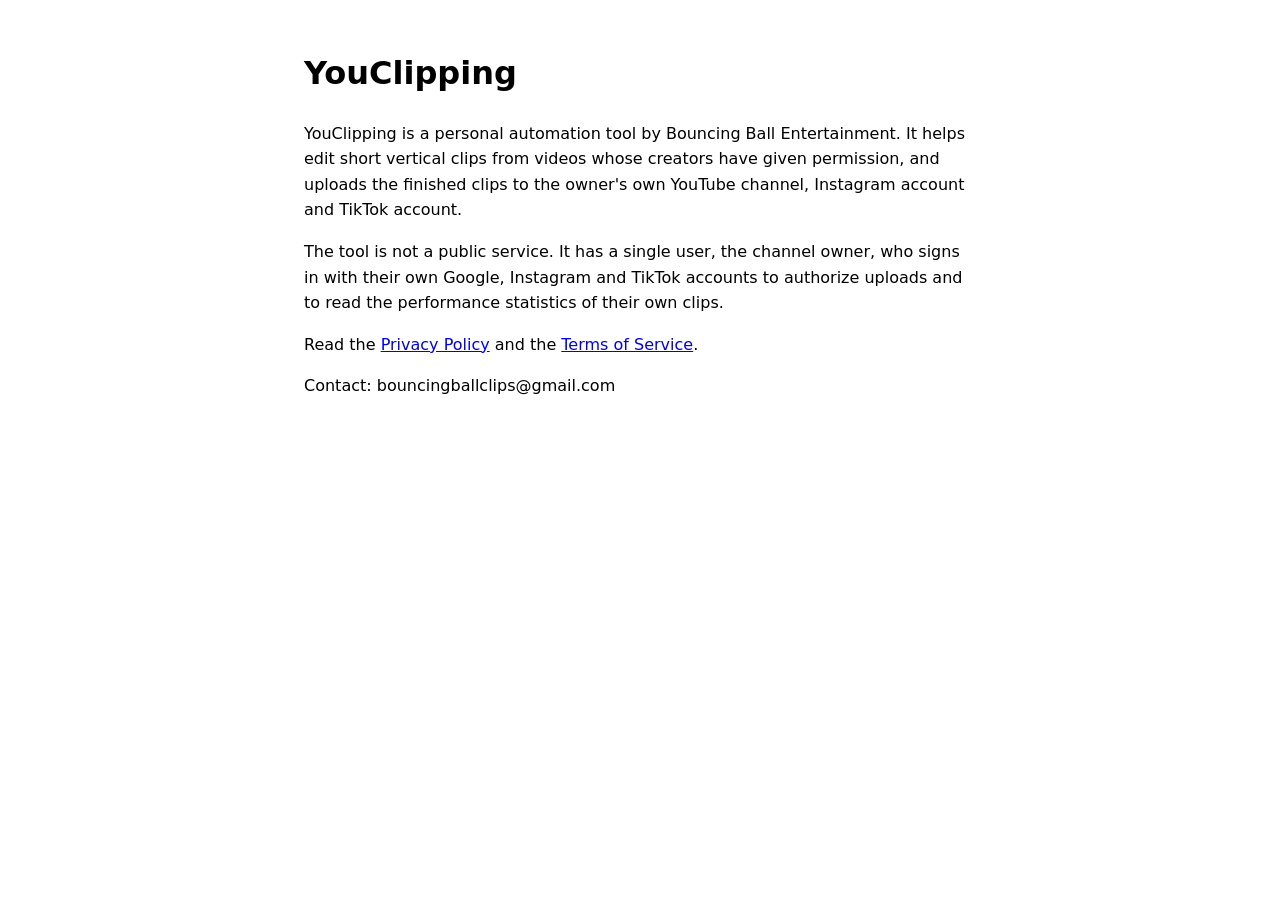
<file: index.html>
<!doctype html>
<html lang="en">
<head>
<meta charset="utf-8">
<meta name="viewport" content="width=device-width, initial-scale=1">
<title>YouClipping</title>
<style>body{font-family:system-ui,sans-serif;max-width:42rem;margin:3rem auto;padding:0 1rem;line-height:1.6}</style>
</head>
<body>
<h1>YouClipping</h1>
<p>YouClipping is a personal automation tool by Bouncing Ball Entertainment. It helps edit short vertical clips from videos whose creators have given permission, and uploads the finished clips to the owner's own YouTube channel, Instagram account and TikTok account.</p>
<p>The tool is not a public service. It has a single user, the channel owner, who signs in with their own Google, Instagram and TikTok accounts to authorize uploads and to read the performance statistics of their own clips.</p>
<p>Read the <a href="privacy.html">Privacy Policy</a> and the <a href="terms.html">Terms of Service</a>.</p>
<p>Contact: bouncingballclips@gmail.com</p>
</body>
</html>
</file>
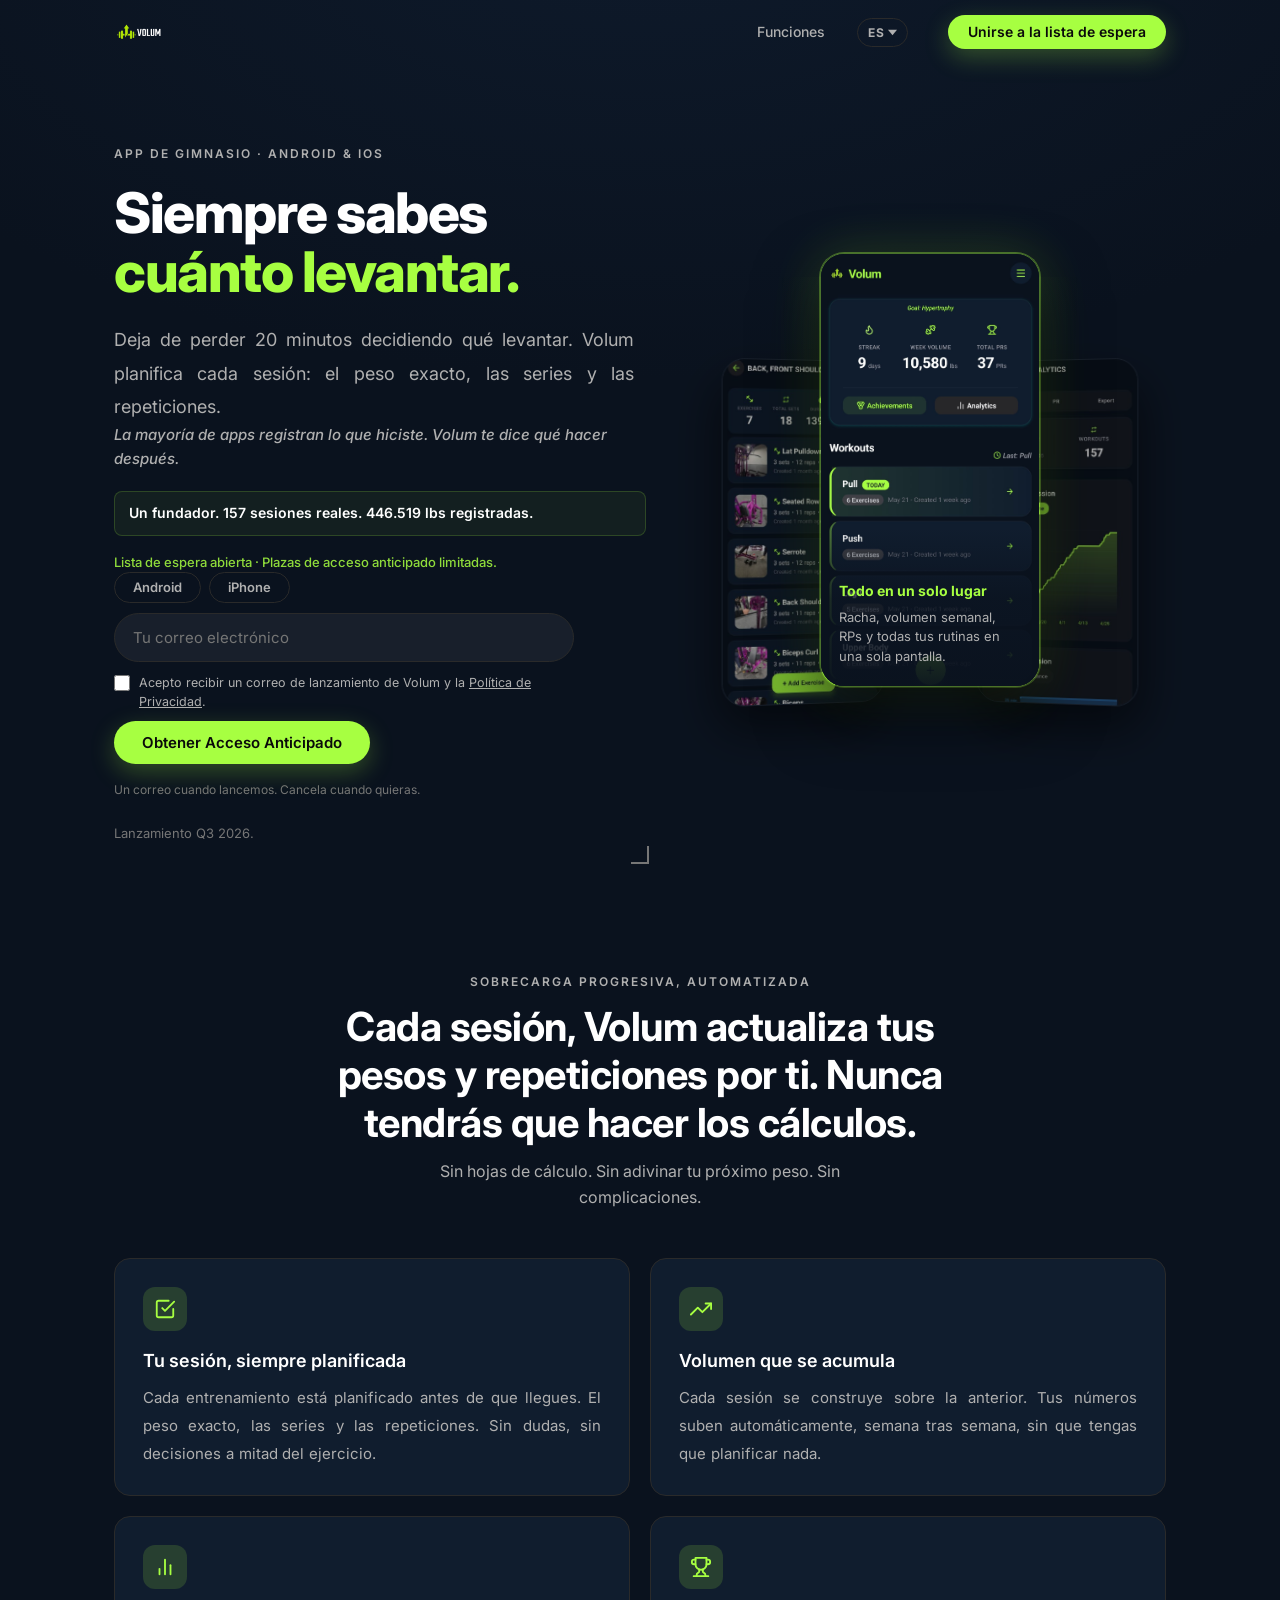
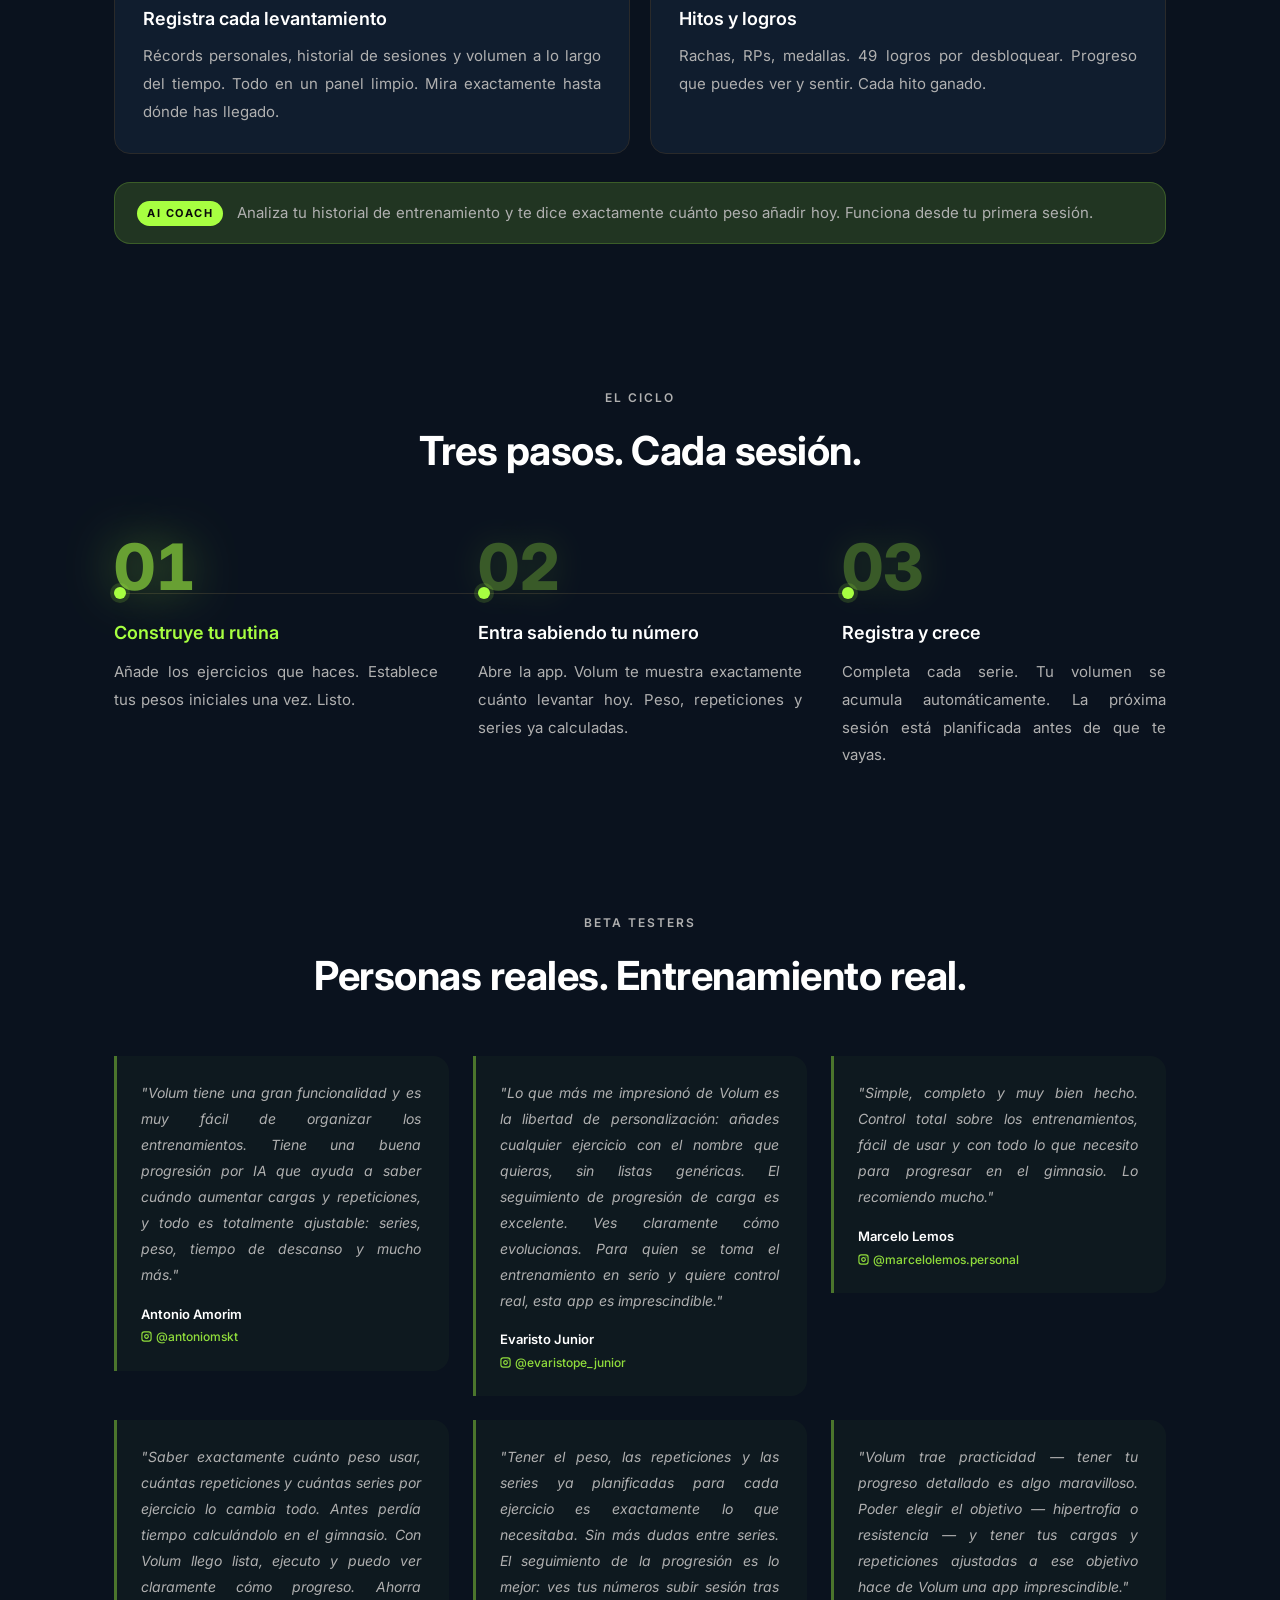
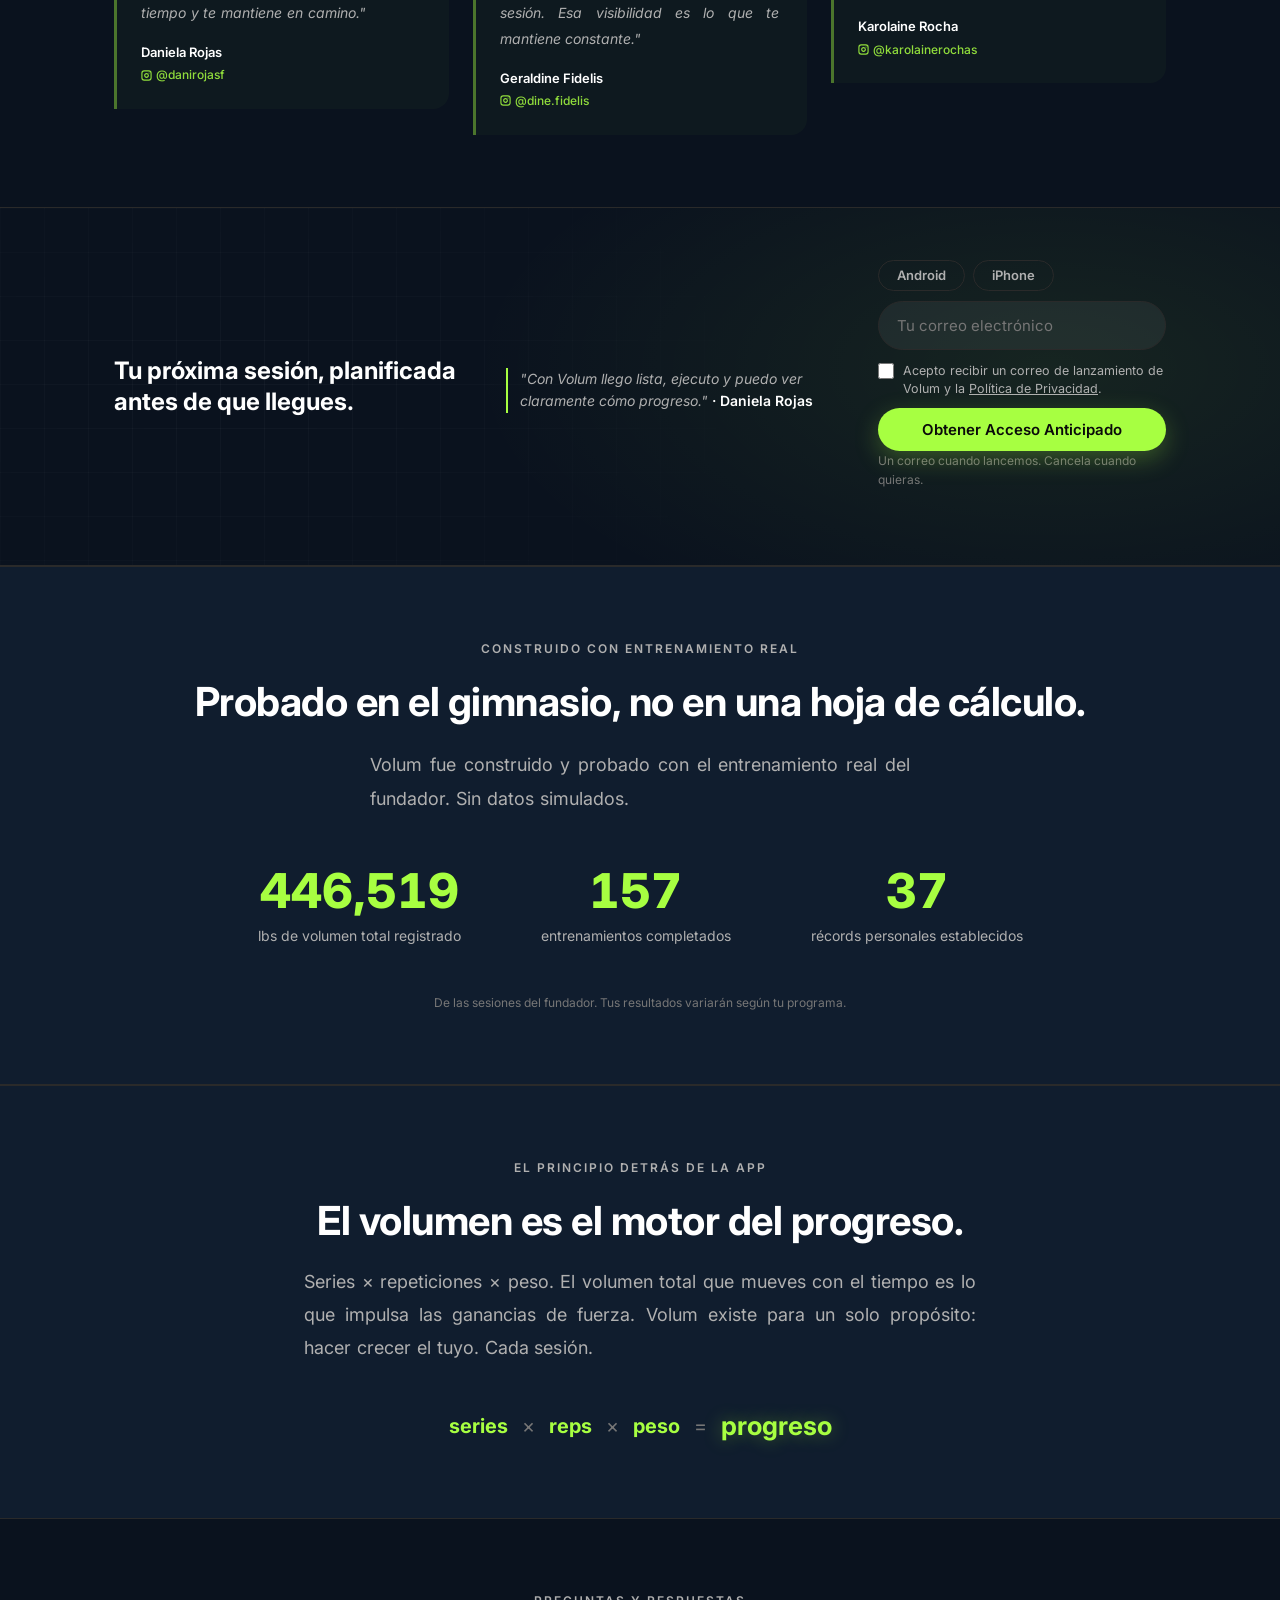
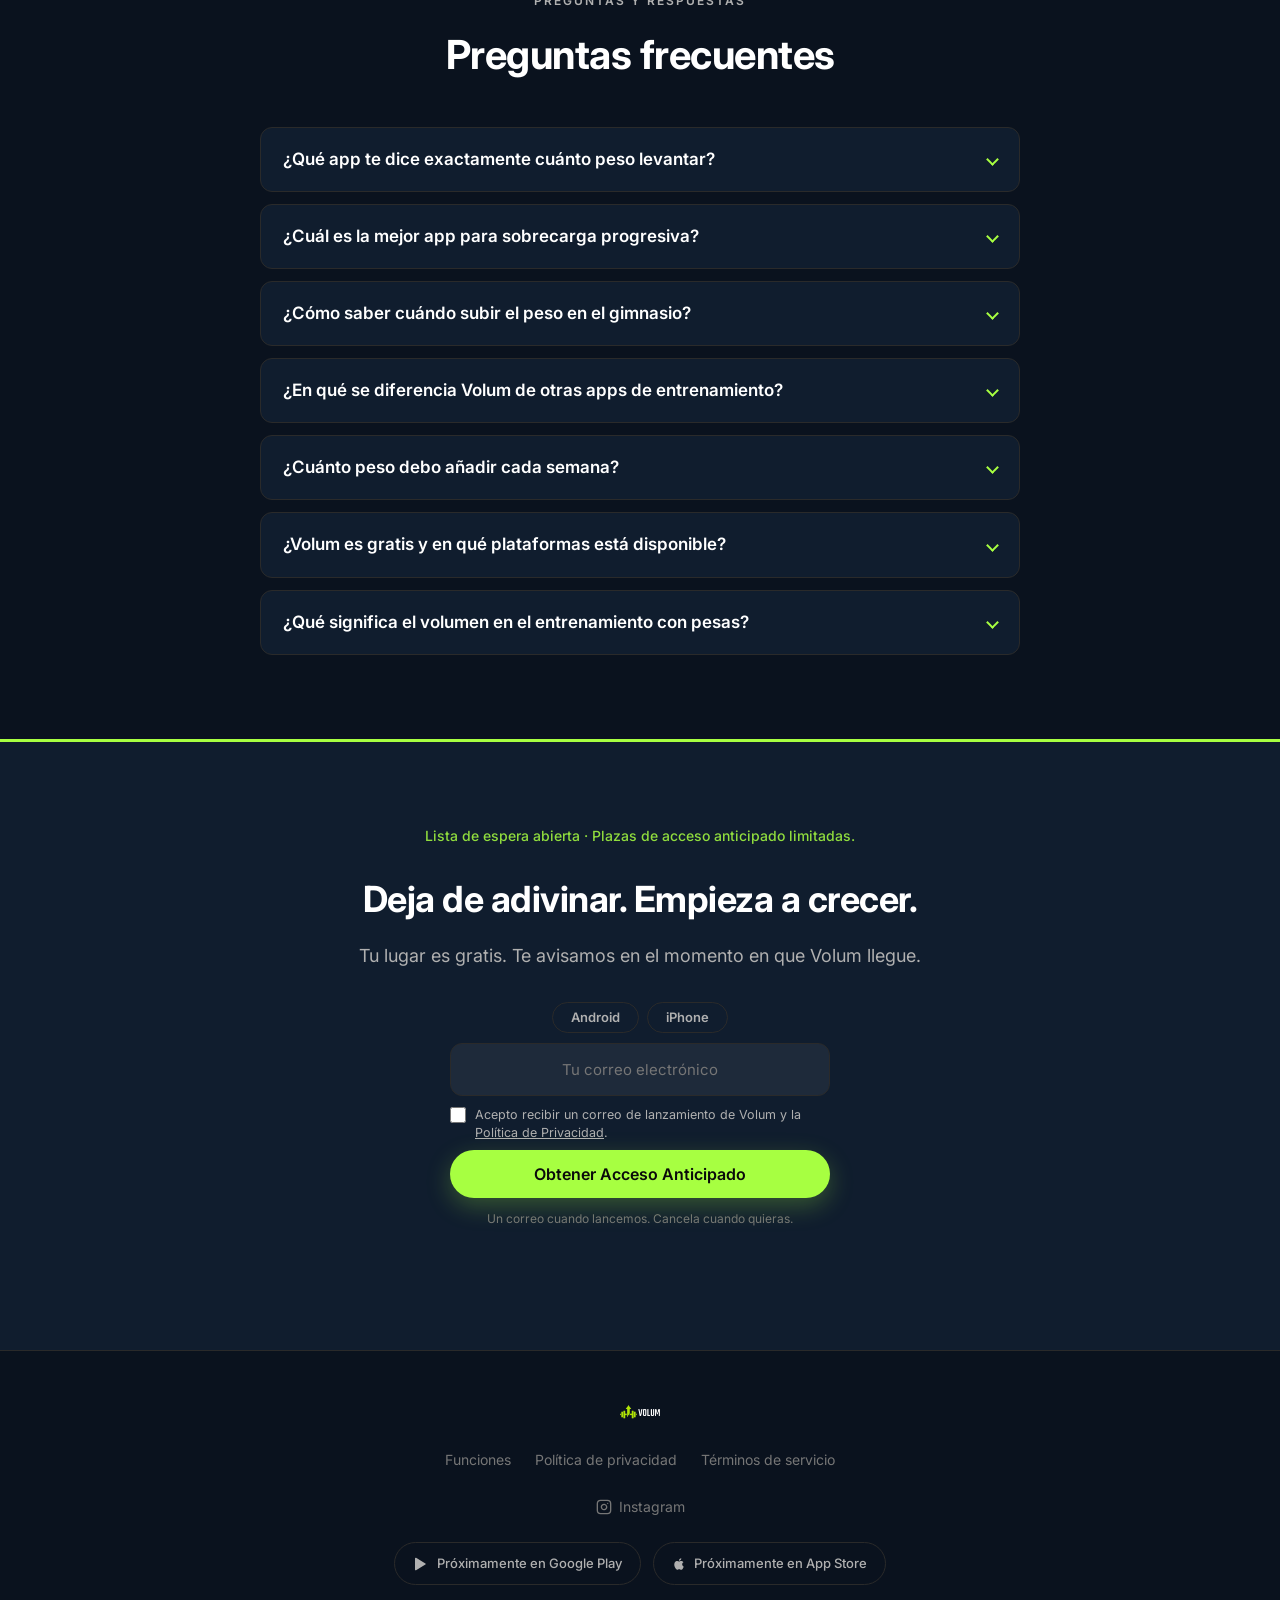
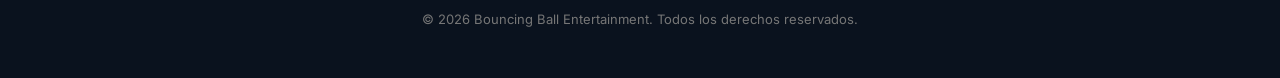
<file: es/index.html>
<!DOCTYPE html>
<html lang="es">
<head>
  <meta charset="UTF-8">
  <meta name="viewport" content="width=device-width, initial-scale=1.0">
  <title>Volum: App de Gimnasio Gratis · Sobrecarga Progresiva Simplificada</title>
  <meta name="description" content="Sabe exactamente qué levantar en cada sesión. Volum planifica tu entrenamiento: peso, series y repeticiones. Tu volumen crece automáticamente. App de gimnasio gratis para Android e iOS, lanzamiento Q3 2026.">

  <meta property="og:title"       content="Volum: App de Gimnasio Gratis">
  <meta property="og:description" content="Sabe exactamente qué levantar en cada sesión. Volum planifica tu entrenamiento para que tu volumen crezca automáticamente.">
  <meta property="og:image"       content="https://app-volum.com/assets/icon.png">
  <meta property="og:image:width"  content="1024">
  <meta property="og:image:height" content="1024">
  <meta property="og:type"        content="website">
  <meta property="og:locale"      content="es_ES">
  <meta property="og:url"         content="https://app-volum.com/es/">
  <meta name="twitter:card"       content="summary_large_image">
  <link rel="canonical"           href="https://app-volum.com/es/">
  <link rel="alternate" hreflang="en" href="https://app-volum.com/">
  <link rel="alternate" hreflang="es" href="https://app-volum.com/es/">
  <link rel="alternate" hreflang="pt" href="https://app-volum.com/pt/">
  <link rel="alternate" hreflang="x-default" href="https://app-volum.com/">

  <link rel="preload" as="image" href="/assets/hero-bg.png">

  <script defer data-domain="app-volum.com"
          src="https://plausible.io/js/script.js"></script>
  <script>window.plausible=window.plausible||function(){(window.plausible.q=window.plausible.q||[]).push(arguments)}</script>

  <!-- Meta Pixel Code -->
  <script>
  !function(f,b,e,v,n,t,s)
  {if(f.fbq)return;n=f.fbq=function(){n.callMethod?
  n.callMethod.apply(n,arguments):n.queue.push(arguments)};
  if(!f._fbq)f._fbq=n;n.push=n;n.loaded=!0;n.version='2.0';
  n.queue=[];t=b.createElement(e);t.async=!0;
  t.src=v;s=b.getElementsByTagName(e)[0];
  s.parentNode.insertBefore(t,s)}(window, document,'script',
  'https://connect.facebook.net/en_US/fbevents.js');
  fbq('init', '2011076452832345');
  fbq('track', 'PageView');
  </script>
  <noscript><img height="1" width="1" style="display:none"
  src="https://www.facebook.com/tr?id=2011076452832345&ev=PageView&noscript=1"
  /></noscript>
  <!-- End Meta Pixel Code -->

  <script type="application/ld+json">
  {
    "@context": "https://schema.org",
    "@type": "SoftwareApplication",
    "name": "Volum",
    "description": "App de gimnasio gratis que planifica cada sesión: peso, series y repeticiones. Tu volumen crece automáticamente.",
    "operatingSystem": ["Android", "iOS"],
    "applicationCategory": "HealthApplication",
    "inLanguage": ["en", "es", "pt"],
    "offers": { "@type": "Offer", "price": "0", "priceCurrency": "USD" },
    "url": "https://app-volum.com/"
  }
  </script>

  <script type="application/ld+json">
  {
    "@context": "https://schema.org",
    "@type": "FAQPage",
    "mainEntity": [
      {
        "@type": "Question",
        "name": "¿Qué app te dice exactamente cuánto peso levantar?",
        "acceptedAnswer": { "@type": "Answer", "text": "Volum te indica el peso, las series y las repeticiones exactas de cada ejercicio antes de empezar. Analiza tu historial de entrenamiento y aplica la sobrecarga progresiva automáticamente con su AI Coach, para que nunca tengas que adivinar tu próximo peso." }
      },
      {
        "@type": "Question",
        "name": "¿Cuál es la mejor app para sobrecarga progresiva?",
        "acceptedAnswer": { "@type": "Answer", "text": "Volum está hecho específicamente para la sobrecarga progresiva. En lugar de solo registrar lo que hiciste, planifica tu próxima sesión, aumentando peso, repeticiones o series automáticamente según tu rendimiento, para que tu volumen siga subiendo semana tras semana." }
      },
      {
        "@type": "Question",
        "name": "¿Cómo saber cuándo subir el peso en el gimnasio?",
        "acceptedAnswer": { "@type": "Answer", "text": "Una regla simple: aumenta el peso cuando completes todas las series y repeticiones planificadas dejando una o dos repeticiones en reserva. Volum lo controla por ti y te dice exactamente cuándo y cuánto añadir en cada sesión." }
      },
      {
        "@type": "Question",
        "name": "¿En qué se diferencia Volum de otras apps de entrenamiento?",
        "acceptedAnswer": { "@type": "Answer", "text": "La mayoría de las apps solo registran lo que ya hiciste. Volum es un planificador: te dice qué hacer a continuación. Calcula el peso, las series y las repeticiones de cada sesión por adelantado y las registra mientras entrenas, sin hojas de cálculo." }
      },
      {
        "@type": "Question",
        "name": "¿Cuánto peso debo añadir cada semana?",
        "acceptedAnswer": { "@type": "Answer", "text": "Para la mayoría de los ejercicios, añadir alrededor del 2,5 a 5 por ciento al alcanzar tus repeticiones objetivo es un ritmo sostenible. La cantidad ideal depende del ejercicio y tu recuperación, así que Volum la calcula por ejercicio para que cada aumento sea seguro." }
      },
      {
        "@type": "Question",
        "name": "¿Volum es gratis y en qué plataformas está disponible?",
        "acceptedAnswer": { "@type": "Answer", "text": "Sí. Volum es una app de entrenamiento gratuita para Android e iOS, con lanzamiento en el Q3 de 2026. Únete a la lista de espera para obtener acceso anticipado y un único correo el día del lanzamiento, sin tarjeta de crédito." }
      },
      {
        "@type": "Question",
        "name": "¿Qué significa el volumen en el entrenamiento con pesas?",
        "acceptedAnswer": { "@type": "Answer", "text": "El volumen de entrenamiento es el total de series, repeticiones y peso — todo el trabajo que mueves a lo largo del tiempo. Es uno de los principales motores de las ganancias de fuerza y músculo. Volum mide tu volumen en cada sesión y lo aumenta de forma gradual." }
      }
    ]
  }
  </script>

  <meta name="theme-color" content="#0A121E">
  <link rel="icon" href="/assets/icon.png">
  <link rel="stylesheet" href="/style.css?v=2.0">
  <link rel="preconnect" href="https://fonts.googleapis.com">
  <link rel="preconnect" href="https://fonts.gstatic.com" crossorigin>
  <link rel="preload" as="style" href="https://fonts.googleapis.com/css2?family=Inter:wght@400;500;600;700;800&display=swap" onload="this.rel='stylesheet'">
  <noscript><link rel="stylesheet" href="https://fonts.googleapis.com/css2?family=Inter:wght@400;500;600;700;800&display=swap"></noscript>
</head>
<body>

  <!-- ═══════════════════════════════ NAVBAR ═══════════════════════════════ -->
  <nav class="navbar" id="navbar">
    <div class="nav-inner">
      <a href="/" class="nav-logo" aria-label="Volum home">
        <img src="/assets/Wordmark.png" alt="Volum">
      </a>
      <div class="nav-links">
        <a href="#features" data-i18n="nav_features">Features</a>
      </div>

      <div class="lang-picker" id="lang-picker">
        <button class="lang-btn" id="lang-btn"
                aria-haspopup="listbox" aria-expanded="false" aria-label="Change language">
          <span id="lang-label">EN</span>
          <svg viewBox="0 0 10 6" fill="currentColor" aria-hidden="true"><path d="M0 0l5 6 5-6z"/></svg>
        </button>
        <ul class="lang-dropdown" id="lang-dropdown" role="listbox" aria-label="Language">
          <li role="option" data-lang="en" tabindex="0" aria-selected="true">English</li>
          <li role="option" data-lang="es" tabindex="0" aria-selected="false">Español</li>
          <li role="option" data-lang="pt" tabindex="0" aria-selected="false">Português</li>
        </ul>
      </div>

      <a href="#waitlist" class="btn btn-accent btn-sm nav-cta" data-i18n="nav_waitlist">Join Waitlist</a>
      <button class="hamburger" id="hamburger"
              aria-label="Open menu" aria-expanded="false" aria-controls="nav-mobile">
        <span></span><span></span><span></span>
      </button>
    </div>
    <div class="nav-mobile" id="nav-mobile">
      <a href="#features"     data-i18n="nav_features">Features</a>
      <a href="#how-it-works" data-i18n="nav_how_it_works">How It Works</a>
      <a href="#testimonials" data-i18n="nav_testimonials">Testimonials</a>
      <a href="#real-numbers" data-i18n="nav_real_results">Real Results</a>
      <a href="#waitlist" class="btn btn-accent" data-i18n="nav_waitlist">Join Waitlist</a>
    </div>
  </nav>

  <!-- ════════════════════════════════ HERO ════════════════════════════════ -->
  <section class="hero">
    <div class="hero-bg" aria-hidden="true"></div>

    <div class="container hero-row">

      <div class="hero-content">
        <p class="hero-eyebrow" data-i18n="hero_eyebrow">Gym Tracker · Android & iOS</p>
        <h1 class="hero-headline" data-i18n-html="hero_headline">You always know<br>what to lift.</h1>
        <p class="hero-sub" data-i18n="hero_sub">
          Stop wasting 20 minutes deciding what to lift. Volum plans every session: the exact weight, sets, and reps.
        </p>
        <p class="hero-differentiator" data-i18n="hero_differentiator">Most trackers log what you did. Volum tells you what to do next.</p>
        <p class="hero-proof" data-i18n="hero_proof">One founder. 157 real sessions. 446,519 lbs tracked.</p>
        <p class="waitlist-count" data-i18n="waitlist_hint">Waitlist open · Limited early access spots.</p>
        <div class="platform-picker" data-form="waitlist-form-hero">
          <button type="button" class="btn btn-ghost btn-sm platform-btn" data-platform="android" data-i18n="platform_android">Android</button>
          <button type="button" class="btn btn-ghost btn-sm platform-btn" data-platform="ios" data-i18n="platform_ios">iPhone</button>
        </div>
        <form class="waitlist-form" id="waitlist-form-hero"
              action="https://formspree.io/f/mgoqbdyo" method="POST">
          <input type="hidden" name="utm_source" id="utm-source-hero">
          <input type="hidden" name="platform" class="platform-hidden-input">
          <input class="waitlist-input" type="email" name="email"
                 placeholder="Your email address"
                 data-i18n-placeholder="hero_input"
                 required autocomplete="email">
          <label class="form-consent-check">
            <input type="checkbox" name="consent" value="I agree to receive launch emails and accept the Privacy Policy" required>
            <span data-i18n-html="form_consent">I agree to receive a launch-day email from Volum and accept the <a href="https://bouncingballentertainment.github.io/volum-legal/privacy-policy.html" target="_blank" rel="noopener">Privacy Policy</a>.</span>
          </label>
          <button class="btn btn-accent" type="submit" id="hero-submit-btn"
                  data-i18n="hero_btn">Get Early Access</button>
        </form>
        <p class="form-privacy" data-i18n="form_privacy">No credit card. No spam. One email on launch day.</p>
        <!-- consent moved into form as required opt-in checkbox -->
        <p class="form-message" id="hero-form-msg" aria-live="polite"></p>
        <p class="hero-launch" data-i18n="hero_launch">Launching Q3 2026. Android & iOS.</p>
      </div>

      <div class="hero-phones" aria-label="App screenshots">
        <div class="podium-deck">

          <div class="podium-card podium-left">
            <img src="/assets/app_iamges/resized/Volum App (2).jpeg"
                 alt="Volum workout screen showing Back and Front Shoulder routine with 7 exercises, sets, reps, and weight for each"
                 class="showcase-img" loading="lazy" width="375" height="812">
            <div class="showcase-overlay">
              <h3 data-i18n="showcase1_h3">Every set mapped out</h3>
              <p data-i18n="showcase1_p">Weight, sets, and reps for every exercise. Ready before you walk in.</p>
            </div>
          </div>

          <div class="podium-card podium-center">
            <img src="/assets/app_iamges/home.jpeg"
                 alt="Volum home screen showing 9-day streak, 10,580 lbs weekly volume, 37 personal records, and workout routines"
                 class="showcase-img" loading="eager" width="375" height="812">
            <div class="showcase-overlay">
              <h3 data-i18n="showcase2_h3">Everything in one place</h3>
              <p data-i18n="showcase2_p">Streak, weekly volume, PRs, and all your routines on one screen.</p>
            </div>
          </div>

          <div class="podium-card podium-right">
            <img src="/assets/app_iamges/resized/Volum App (9).jpeg"
                 alt="Volum analytics screen showing volume progression chart, 446,519 lbs total volume across 157 workouts"
                 class="showcase-img" loading="lazy" width="375" height="812">
            <div class="showcase-overlay">
              <h3 data-i18n="showcase3_h3">Volume that only goes up</h3>
              <p data-i18n="showcase3_p">446,519 lbs tracked. Every session adds to the curve.</p>
            </div>
          </div>

        </div>
      </div>

    </div><!-- /hero-row -->

    <div class="hero-scroll-hint" aria-hidden="true"><span></span></div>
  </section>

  <!-- ══════════════════════════════ FEATURES ══════════════════════════════ -->
  <section class="features" id="features">
    <div class="container">
      <p class="eyebrow" data-i18n="features_eyebrow">Progressive overload, automated</p>
      <h2 data-i18n-html="features_h2">Every session, Volum updates your weights and reps for you. You never have to do the math.</h2>
      <p class="features-tagline" data-i18n="features_tagline">No spreadsheets. No guessing your next weight. No app to fight with.</p>
      <div class="features-grid">

        <div class="feature-card">
          <div class="feature-icon" aria-hidden="true">
            <svg width="22" height="22" viewBox="0 0 24 24" fill="none"
                 stroke="currentColor" stroke-width="2" stroke-linecap="round" stroke-linejoin="round">
              <path d="M9 11l3 3L22 4"/>
              <path d="M21 12v7a2 2 0 01-2 2H5a2 2 0 01-2-2V5a2 2 0 012-2h11"/>
            </svg>
          </div>
          <h3 data-i18n="feat1_h3">Always know your session</h3>
          <p data-i18n="feat1_p">Every workout is planned before you arrive. The exact weight, sets, and reps. No guessing, no deciding mid-set.</p>
        </div>

        <div class="feature-card">
          <div class="feature-icon" aria-hidden="true">
            <svg width="22" height="22" viewBox="0 0 24 24" fill="none"
                 stroke="currentColor" stroke-width="2" stroke-linecap="round" stroke-linejoin="round">
              <polyline points="23 6 13.5 15.5 8.5 10.5 1 18"/>
              <polyline points="17 6 23 6 23 12"/>
            </svg>
          </div>
          <h3 data-i18n="feat2_h3">Volume that compounds</h3>
          <p data-i18n="feat2_p">Each session builds on the last. Your numbers go up automatically, week after week, without you having to plan a thing.</p>
        </div>

        <div class="feature-card">
          <div class="feature-icon" aria-hidden="true">
            <svg width="22" height="22" viewBox="0 0 24 24" fill="none"
                 stroke="currentColor" stroke-width="2" stroke-linecap="round" stroke-linejoin="round">
              <line x1="18" y1="20" x2="18" y2="10"/>
              <line x1="12" y1="20" x2="12" y2="4"/>
              <line x1="6"  y1="20" x2="6"  y2="14"/>
            </svg>
          </div>
          <h3 data-i18n="feat3_h3">Track every lift</h3>
          <p data-i18n="feat3_p">Personal records, session history, and volume over time. All in one clean dashboard. See exactly how far you've come.</p>
        </div>

        <div class="feature-card">
          <div class="feature-icon" aria-hidden="true">
            <svg width="22" height="22" viewBox="0 0 24 24" fill="none"
                 stroke="currentColor" stroke-width="2" stroke-linecap="round" stroke-linejoin="round">
              <path d="M6 9H4.5a2.5 2.5 0 010-5H6"/>
              <path d="M18 9h1.5a2.5 2.5 0 000-5H18"/>
              <path d="M4 22h16"/>
              <path d="M10 14.66V17c0 .55-.47.98-.97 1.21C7.85 18.75 7 20.24 7 22"/>
              <path d="M14 14.66V17c0 .55.47.98.97 1.21C16.15 18.75 17 20.24 17 22"/>
              <path d="M18 2H6v7a6 6 0 0012 0V2z"/>
            </svg>
          </div>
          <h3 data-i18n="feat4_h3">Milestones & achievements</h3>
          <p data-i18n="feat4_p">Streaks, PRs, badges. 49 achievements to unlock. Progress you can see and feel. Every milestone earned.</p>
        </div>

      </div>

      <div class="features-ai-callout">
        <span class="features-ai-badge">AI Coach</span>
        <p data-i18n="features_ai">Analyzes your training history and tells you exactly what weight to add today. Works from your very first session.</p>
      </div>
    </div>
  </section>

  <!-- ════════════════════════════ HOW IT WORKS ════════════════════════════ -->
  <section class="how-it-works" id="how-it-works">
    <div class="container">
      <p class="eyebrow" data-i18n="hiw_eyebrow">The loop</p>
      <h2 data-i18n="hiw_h2">Three steps. Every session.</h2>
      <div class="steps-grid" id="steps-grid">

        <div class="step">
          <span class="step-number" aria-hidden="true">01</span>
          <div class="step-dot" aria-hidden="true"></div>
          <h3 data-i18n="step1_h3">Build your routine</h3>
          <p data-i18n="step1_p">Add the exercises you do. Set your starting weights once. Done.</p>
        </div>

        <div class="step">
          <span class="step-number" aria-hidden="true">02</span>
          <div class="step-dot" aria-hidden="true"></div>
          <h3 data-i18n="step2_h3">Walk in knowing your number</h3>
          <p data-i18n="step2_p">Open the app. Volum shows exactly what to lift today. Weight, reps, sets already calculated.</p>
        </div>

        <div class="step">
          <span class="step-number" aria-hidden="true">03</span>
          <div class="step-dot" aria-hidden="true"></div>
          <h3 data-i18n="step3_h3">Log and grow</h3>
          <p data-i18n="step3_p">Tap through each set. Your volume compounds automatically. Next session is planned before you leave.</p>
        </div>

      </div>
    </div>
  </section>

  <!-- ════════════════════════════ TESTIMONIALS ═══════════════════════════ -->
  <section class="testimonials" id="testimonials">
    <div class="container">
      <p class="eyebrow" data-i18n="testimonials_eyebrow">Beta Testers</p>
      <h2 class="testimonials-heading" data-i18n="testimonials_h2">Real people. Real training.</h2>
      <div class="testimonials-grid">

        <div class="testimonial-card" data-href="https://www.instagram.com/antoniomskt/">
          <blockquote class="testimonial-quote" data-i18n="testimonial1_quote">"Volum has great functionality and is super easy to organise your workouts. It has a solid AI progression system that helps track when to increase weights and reps, and everything is fully adjustable: sets, weight, rest time, all of it."</blockquote>
          <div class="testimonial-attr">
            <span class="testimonial-name">Antonio Amorim</span>
            <a class="testimonial-handle" href="https://www.instagram.com/antoniomskt/" target="_blank" rel="noopener"><svg width="11" height="11" viewBox="0 0 24 24" fill="none" stroke="currentColor" stroke-width="2.5" stroke-linecap="round" stroke-linejoin="round" aria-hidden="true"><rect x="2" y="2" width="20" height="20" rx="5" ry="5"/><path d="M16 11.37A4 4 0 1112.63 8 4 4 0 0116 11.37z"/><line x1="17.5" y1="6.5" x2="17.51" y2="6.5"/></svg>@antoniomskt</a>
          </div>
        </div>

        <div class="testimonial-card" data-href="https://www.instagram.com/evaristope_junior/">
          <blockquote class="testimonial-quote" data-i18n="testimonial2_quote">"What impressed me most about Volum is the freedom to customise: add any exercise with any name, no generic list. The load progression tracking is excellent. You can clearly see how you're improving. For anyone who trains seriously and wants real control, this app is indispensable."</blockquote>
          <div class="testimonial-attr">
            <span class="testimonial-name">Evaristo Junior</span>
            <a class="testimonial-handle" href="https://www.instagram.com/evaristope_junior/" target="_blank" rel="noopener"><svg width="11" height="11" viewBox="0 0 24 24" fill="none" stroke="currentColor" stroke-width="2.5" stroke-linecap="round" stroke-linejoin="round" aria-hidden="true"><rect x="2" y="2" width="20" height="20" rx="5" ry="5"/><path d="M16 11.37A4 4 0 1112.63 8 4 4 0 0116 11.37z"/><line x1="17.5" y1="6.5" x2="17.51" y2="6.5"/></svg>@evaristope_junior</a>
          </div>
        </div>

        <div class="testimonial-card" data-href="https://www.instagram.com/marcelolemos.personal/">
          <blockquote class="testimonial-quote" data-i18n="testimonial3_quote">"Simple, complete, and very well made. Total control over your workouts, easy to use, and everything I need to progress at the gym. Highly recommended."</blockquote>
          <div class="testimonial-attr">
            <span class="testimonial-name">Marcelo Lemos</span>
            <a class="testimonial-handle" href="https://www.instagram.com/marcelolemos.personal/" target="_blank" rel="noopener"><svg width="11" height="11" viewBox="0 0 24 24" fill="none" stroke="currentColor" stroke-width="2.5" stroke-linecap="round" stroke-linejoin="round" aria-hidden="true"><rect x="2" y="2" width="20" height="20" rx="5" ry="5"/><path d="M16 11.37A4 4 0 1112.63 8 4 4 0 0116 11.37z"/><line x1="17.5" y1="6.5" x2="17.51" y2="6.5"/></svg>@marcelolemos.personal</a>
          </div>
        </div>

        <div class="testimonial-card" data-href="https://www.instagram.com/danirojasf/">
          <blockquote class="testimonial-quote" data-i18n="testimonial4_quote">"Knowing exactly how much weight, how many reps, and how many sets for each exercise is a game changer. I used to waste time figuring it out at the gym. With Volum I walk in ready, execute, and can actually see my progression improving. It saves time and keeps you on track."</blockquote>
          <div class="testimonial-attr">
            <span class="testimonial-name">Daniela Rojas</span>
            <a class="testimonial-handle" href="https://www.instagram.com/danirojasf/" target="_blank" rel="noopener"><svg width="11" height="11" viewBox="0 0 24 24" fill="none" stroke="currentColor" stroke-width="2.5" stroke-linecap="round" stroke-linejoin="round" aria-hidden="true"><rect x="2" y="2" width="20" height="20" rx="5" ry="5"/><path d="M16 11.37A4 4 0 1112.63 8 4 4 0 0116 11.37z"/><line x1="17.5" y1="6.5" x2="17.51" y2="6.5"/></svg>@danirojasf</a>
          </div>
        </div>

        <div class="testimonial-card" data-href="https://www.instagram.com/dine.fidelis/">
          <blockquote class="testimonial-quote" data-i18n="testimonial5_quote">"Having the weight, reps and sets already planned for every exercise is exactly what I needed. No more guessing between sets. The progression tracking is the best part: you can see your numbers going up session after session. That visibility is what keeps you consistent."</blockquote>
          <div class="testimonial-attr">
            <span class="testimonial-name">Geraldine Fidelis</span>
            <a class="testimonial-handle" href="https://www.instagram.com/dine.fidelis/" target="_blank" rel="noopener"><svg width="11" height="11" viewBox="0 0 24 24" fill="none" stroke="currentColor" stroke-width="2.5" stroke-linecap="round" stroke-linejoin="round" aria-hidden="true"><rect x="2" y="2" width="20" height="20" rx="5" ry="5"/><path d="M16 11.37A4 4 0 1112.63 8 4 4 0 0116 11.37z"/><line x1="17.5" y1="6.5" x2="17.51" y2="6.5"/></svg>@dine.fidelis</a>
          </div>
        </div>

        <div class="testimonial-card" data-href="https://www.instagram.com/karolainerochas/">
          <blockquote class="testimonial-quote" data-i18n="testimonial6_quote">"Volum brings convenience — having your progress tracked in detail is wonderful. Being able to choose your goal — hypertrophy or endurance — and have your loads and reps adjusted accordingly makes Volum an essential app."</blockquote>
          <div class="testimonial-attr">
            <span class="testimonial-name">Karolaine Rocha</span>
            <a class="testimonial-handle" href="https://www.instagram.com/karolainerochas/" target="_blank" rel="noopener"><svg width="11" height="11" viewBox="0 0 24 24" fill="none" stroke="currentColor" stroke-width="2.5" stroke-linecap="round" stroke-linejoin="round" aria-hidden="true"><rect x="2" y="2" width="20" height="20" rx="5" ry="5"/><path d="M16 11.37A4 4 0 1112.63 8 4 4 0 0116 11.37z"/><line x1="17.5" y1="6.5" x2="17.51" y2="6.5"/></svg>@karolainerochas</a>
          </div>
        </div>

      </div>
    </div>
  </section>

  <!-- ══════════════════════════════ MID-PAGE CTA ══════════════════════════ -->
  <section class="mid-cta">
    <div class="container">
      <div class="mid-cta-inner">
        <p class="mid-cta-heading" data-i18n="mid_cta_text">Tu próxima sesión, planificada antes de que llegues.</p>
        <blockquote class="mid-cta-quote" data-i18n-html="mid_cta_quote">"Con Volum llego lista, ejecuto y puedo ver claramente cómo progreso."<cite> · Daniela Rojas</cite></blockquote>
        <div class="mid-cta-right">
          <div class="platform-picker" data-form="waitlist-form-mid">
            <button type="button" class="btn btn-ghost btn-sm platform-btn" data-platform="android" data-i18n="platform_android">Android</button>
            <button type="button" class="btn btn-ghost btn-sm platform-btn" data-platform="ios" data-i18n="platform_ios">iPhone</button>
          </div>
          <form class="waitlist-form mid-cta-form" id="waitlist-form-mid"
                action="https://formspree.io/f/mgoqbdyo" method="POST">
            <input type="hidden" name="utm_source" id="utm-source-mid">
            <input type="hidden" name="platform" class="platform-hidden-input">
            <input class="waitlist-input" type="email" name="email"
                   placeholder="Your email address"
                   data-i18n-placeholder="hero_input"
                   required autocomplete="email">
            <label class="form-consent-check">
              <input type="checkbox" name="consent" value="I agree to receive launch emails and accept the Privacy Policy" required>
              <span data-i18n-html="form_consent">I agree to receive a launch-day email from Volum and accept the <a href="https://bouncingballentertainment.github.io/volum-legal/privacy-policy.html" target="_blank" rel="noopener">Privacy Policy</a>.</span>
            </label>
            <button class="btn btn-accent" type="submit" id="mid-submit-btn"
                    data-i18n="hero_btn">Get Early Access</button>
          </form>
          <p class="form-privacy" data-i18n="form_privacy">No credit card. No spam. One email on launch day.</p>
          <!-- consent moved into form as required opt-in checkbox -->
          <p class="form-message" id="mid-form-msg" aria-live="polite"></p>
        </div>
      </div>
    </div>
  </section>

  <!-- ════════════════════════════ REAL NUMBERS ════════════════════════════ -->
  <section class="real-numbers" id="real-numbers">
    <div class="container">
      <p class="eyebrow" data-i18n="stats_eyebrow">Built on real training</p>
      <h2 data-i18n="stats_h2">Tested in the gym, not a spreadsheet.</h2>
      <p class="section-sub" data-i18n="stats_sub">
        Volum was built and battle-tested through the founder's own training. Not simulated data.
      </p>
      <div class="stats-grid">
        <div class="stat-item">
          <span class="stat-number" data-target="446519">446,519</span>
          <span class="stat-label" data-i18n="stat1_label">lbs of total volume tracked</span>
        </div>
        <div class="stat-item">
          <span class="stat-number" data-target="157">157</span>
          <span class="stat-label" data-i18n="stat2_label">workouts logged</span>
        </div>
        <div class="stat-item">
          <span class="stat-number" data-target="37">37</span>
          <span class="stat-label" data-i18n="stat3_label">personal records set</span>
        </div>
      </div>
      <p class="stats-fine-print" data-i18n="stats_fine">From the founder's own sessions. Your results will vary based on your programme.</p>
    </div>
  </section>

  <!-- ══════════════════════════ VOLUME STATEMENT ═══════════════════════════ -->
  <section class="volume-statement">
    <div class="container">
      <p class="eyebrow" data-i18n="vol_eyebrow">The principle behind the app</p>
      <h2 data-i18n="vol_h2">Volume is the engine of progress.</h2>
      <p class="volume-body" data-i18n="vol_body">
        Sets × reps × weight. The total volume you move over time is what drives strength gains.
        Volum exists for one purpose: to grow yours. Every session.
      </p>
      <div class="volume-formula" aria-label="sets times reps times weight equals progress">
        <span data-i18n="vol_sets">sets</span>
        <span class="op">×</span>
        <span data-i18n="vol_reps">reps</span>
        <span class="op">×</span>
        <span data-i18n="vol_weight">weight</span>
        <span class="op">=</span>
        <span data-i18n="vol_progress">progress</span>
      </div>
    </div>
  </section>

  <!-- ════════════════════════════════ FAQ ═════════════════════════════════ -->
  <section class="faq" id="faq">
    <div class="container">
      <p class="eyebrow" data-i18n="faq_eyebrow">Preguntas y respuestas</p>
      <h2 data-i18n="faq_h2">Preguntas frecuentes</h2>
      <div class="faq-list">
        <details class="faq-item">
          <summary data-i18n="faq_q1">¿Qué app te dice exactamente cuánto peso levantar?</summary>
          <p class="faq-answer" data-i18n="faq_a1">Volum te indica el peso, las series y las repeticiones exactas de cada ejercicio antes de empezar. Analiza tu historial de entrenamiento y aplica la sobrecarga progresiva automáticamente con su AI Coach, para que nunca tengas que adivinar tu próximo peso.</p>
        </details>
        <details class="faq-item">
          <summary data-i18n="faq_q2">¿Cuál es la mejor app para sobrecarga progresiva?</summary>
          <p class="faq-answer" data-i18n="faq_a2">Volum está hecho específicamente para la sobrecarga progresiva. En lugar de solo registrar lo que hiciste, planifica tu próxima sesión, aumentando peso, repeticiones o series automáticamente según tu rendimiento, para que tu volumen siga subiendo semana tras semana.</p>
        </details>
        <details class="faq-item">
          <summary data-i18n="faq_q3">¿Cómo saber cuándo subir el peso en el gimnasio?</summary>
          <p class="faq-answer" data-i18n="faq_a3">Una regla simple: aumenta el peso cuando completes todas las series y repeticiones planificadas dejando una o dos repeticiones en reserva. Volum lo controla por ti y te dice exactamente cuándo y cuánto añadir en cada sesión.</p>
        </details>
        <details class="faq-item">
          <summary data-i18n="faq_q4">¿En qué se diferencia Volum de otras apps de entrenamiento?</summary>
          <p class="faq-answer" data-i18n="faq_a4">La mayoría de las apps solo registran lo que ya hiciste. Volum es un planificador: te dice qué hacer a continuación. Calcula el peso, las series y las repeticiones de cada sesión por adelantado y las registra mientras entrenas, sin hojas de cálculo.</p>
        </details>
        <details class="faq-item">
          <summary data-i18n="faq_q5">¿Cuánto peso debo añadir cada semana?</summary>
          <p class="faq-answer" data-i18n="faq_a5">Para la mayoría de los ejercicios, añadir alrededor del 2,5 a 5 por ciento al alcanzar tus repeticiones objetivo es un ritmo sostenible. La cantidad ideal depende del ejercicio y tu recuperación, así que Volum la calcula por ejercicio para que cada aumento sea seguro.</p>
        </details>
        <details class="faq-item">
          <summary data-i18n="faq_q6">¿Volum es gratis y en qué plataformas está disponible?</summary>
          <p class="faq-answer" data-i18n="faq_a6">Sí. Volum es una app de entrenamiento gratuita para Android e iOS, con lanzamiento en el Q3 de 2026. Únete a la lista de espera para obtener acceso anticipado y un único correo el día del lanzamiento, sin tarjeta de crédito.</p>
        </details>
        <details class="faq-item">
          <summary data-i18n="faq_q7">¿Qué significa el volumen en el entrenamiento con pesas?</summary>
          <p class="faq-answer" data-i18n="faq_a7">El volumen de entrenamiento es el total de series, repeticiones y peso — todo el trabajo que mueves a lo largo del tiempo. Es uno de los principales motores de las ganancias de fuerza y músculo. Volum mide tu volumen en cada sesión y lo aumenta de forma gradual.</p>
        </details>
      </div>
    </div>
  </section>

  <!-- ════════════════════════════ WAITLIST CTA ════════════════════════════ -->
  <section class="waitlist-section" id="waitlist">
    <div class="container waitlist-inner">
      <p class="waitlist-count" data-i18n="waitlist_hint">Waitlist open · Limited early access spots.</p>
      <h2 data-i18n="cta_h2">Stop guessing. Start growing.</h2>
      <p data-i18n="cta_p">Your spot is free. We'll ping you the second Volum drops.</p>
      <div class="platform-picker" data-form="waitlist-form-bottom">
        <button type="button" class="btn btn-ghost btn-sm platform-btn" data-platform="android" data-i18n="platform_android">Android</button>
        <button type="button" class="btn btn-ghost btn-sm platform-btn" data-platform="ios" data-i18n="platform_ios">iPhone</button>
      </div>
      <form class="waitlist-form waitlist-form-large" id="waitlist-form-bottom"
            action="https://formspree.io/f/mgoqbdyo" method="POST">
        <input type="hidden" name="utm_source" id="utm-source-bottom">
        <input type="hidden" name="platform" class="platform-hidden-input">
        <input class="waitlist-input" type="email" name="email"
               placeholder="Your email address"
               data-i18n-placeholder="hero_input"
               required autocomplete="email">
        <label class="form-consent-check">
          <input type="checkbox" name="consent" value="I agree to receive launch emails and accept the Privacy Policy" required>
          <span data-i18n-html="form_consent">I agree to receive a launch-day email from Volum and accept the <a href="https://bouncingballentertainment.github.io/volum-legal/privacy-policy.html" target="_blank" rel="noopener">Privacy Policy</a>.</span>
        </label>
        <button class="btn btn-accent" type="submit" id="bottom-submit-btn"
                data-i18n="cta_btn">Notify Me on Launch Day</button>
      </form>
      <p class="form-privacy" data-i18n="form_privacy">No credit card. No spam. One email on launch day.</p>
      <!-- consent moved into form as required opt-in checkbox -->
      <p class="form-message" id="bottom-form-msg" aria-live="polite"></p>
      <div class="share-nudge" id="share-nudge" style="display:none;">
        <span data-i18n="share_nudge">Know someone who lifts?</span>
        <button type="button" id="share-btn" data-i18n="share_btn">Share this page</button>
        <p class="share-copied" id="share-copied" data-i18n="share_copied">Link copied!</p>
      </div>
    </div>
  </section>

  <!-- ════════════════════════════════ FOOTER ══════════════════════════════ -->
  <footer class="footer">
    <div class="container footer-inner">
      <a href="/" class="nav-logo" aria-label="Volum home">
        <img src="/assets/Wordmark.png" alt="Volum" style="height:26px;width:auto;">
      </a>
      <nav class="footer-links" aria-label="Footer navigation">
        <a href="#features"    data-i18n="nav_features">Features</a>
        <a href="https://bouncingballentertainment.github.io/volum-legal/privacy-policy.html"
           target="_blank" rel="noopener" data-i18n="footer_privacy">Privacy Policy</a>
        <a href="https://bouncingballentertainment.github.io/volum-legal/terms-of-service.html"
           target="_blank" rel="noopener" data-i18n="footer_terms">Terms of Service</a>
      </nav>
      <div class="footer-social">
        <a href="https://www.instagram.com/app.volum/" target="_blank" rel="noopener" aria-label="Follow Volum on Instagram">
          <svg width="16" height="16" viewBox="0 0 24 24" fill="none" stroke="currentColor" stroke-width="2" stroke-linecap="round" stroke-linejoin="round" aria-hidden="true">
            <rect x="2" y="2" width="20" height="20" rx="5" ry="5"/>
            <path d="M16 11.37A4 4 0 1112.63 8 4 4 0 0116 11.37z"/>
            <line x1="17.5" y1="6.5" x2="17.51" y2="6.5"/>
          </svg>
          Instagram
        </a>
      </div>
      <div class="footer-badges">
        <span class="badge badge-play" id="play-badge" aria-label="Coming to Google Play" title="Coming soon">
          <svg class="badge-icon" width="16" height="16" viewBox="0 0 24 24" fill="currentColor" aria-hidden="true"><path d="M3 20.5v-17c0-.83.92-1.3 1.6-.86l14 8.5a1 1 0 010 1.72l-14 8.5C3.92 21.8 3 21.33 3 20.5z"/></svg>
          <span data-i18n="footer_play">Coming to Google Play</span>
        </span>
        <span class="badge" title="iOS version coming soon">
          <svg class="badge-icon" width="14" height="16" viewBox="0 0 24 24" fill="currentColor" aria-hidden="true"><path d="M18.71 19.5c-.83 1.24-1.71 2.45-3.05 2.47-1.34.03-1.77-.79-3.29-.79-1.53 0-2 .77-3.27.82-1.31.05-2.3-1.32-3.14-2.53C4.25 17 2.94 12.45 4.7 9.39c.87-1.52 2.43-2.48 4.12-2.51 1.28-.02 2.5.87 3.29.87.78 0 2.26-1.07 3.8-.91.65.03 2.47.26 3.64 1.98-.09.06-2.17 1.28-2.15 3.81.03 3.02 2.65 4.03 2.68 4.04-.03.07-.42 1.44-1.38 2.83M13 3.5c.73-.83 1.94-1.46 2.94-1.5.13 1.17-.34 2.35-1.04 3.19-.69.85-1.83 1.51-2.95 1.42-.15-1.15.41-2.35 1.05-3.11z"/></svg>
          <span data-i18n="footer_ios">Coming to App Store</span>
        </span>
      </div>
      <p class="footer-copy" data-i18n="footer_copy">© 2026 Bouncing Ball Entertainment. All rights reserved.</p>
    </div>
  </footer>

  <script>try{localStorage.setItem('volum_lang','es');}catch(e){}</script>
  <script src="/script.js?v=2.4"></script>
</body>
</html>
</file>
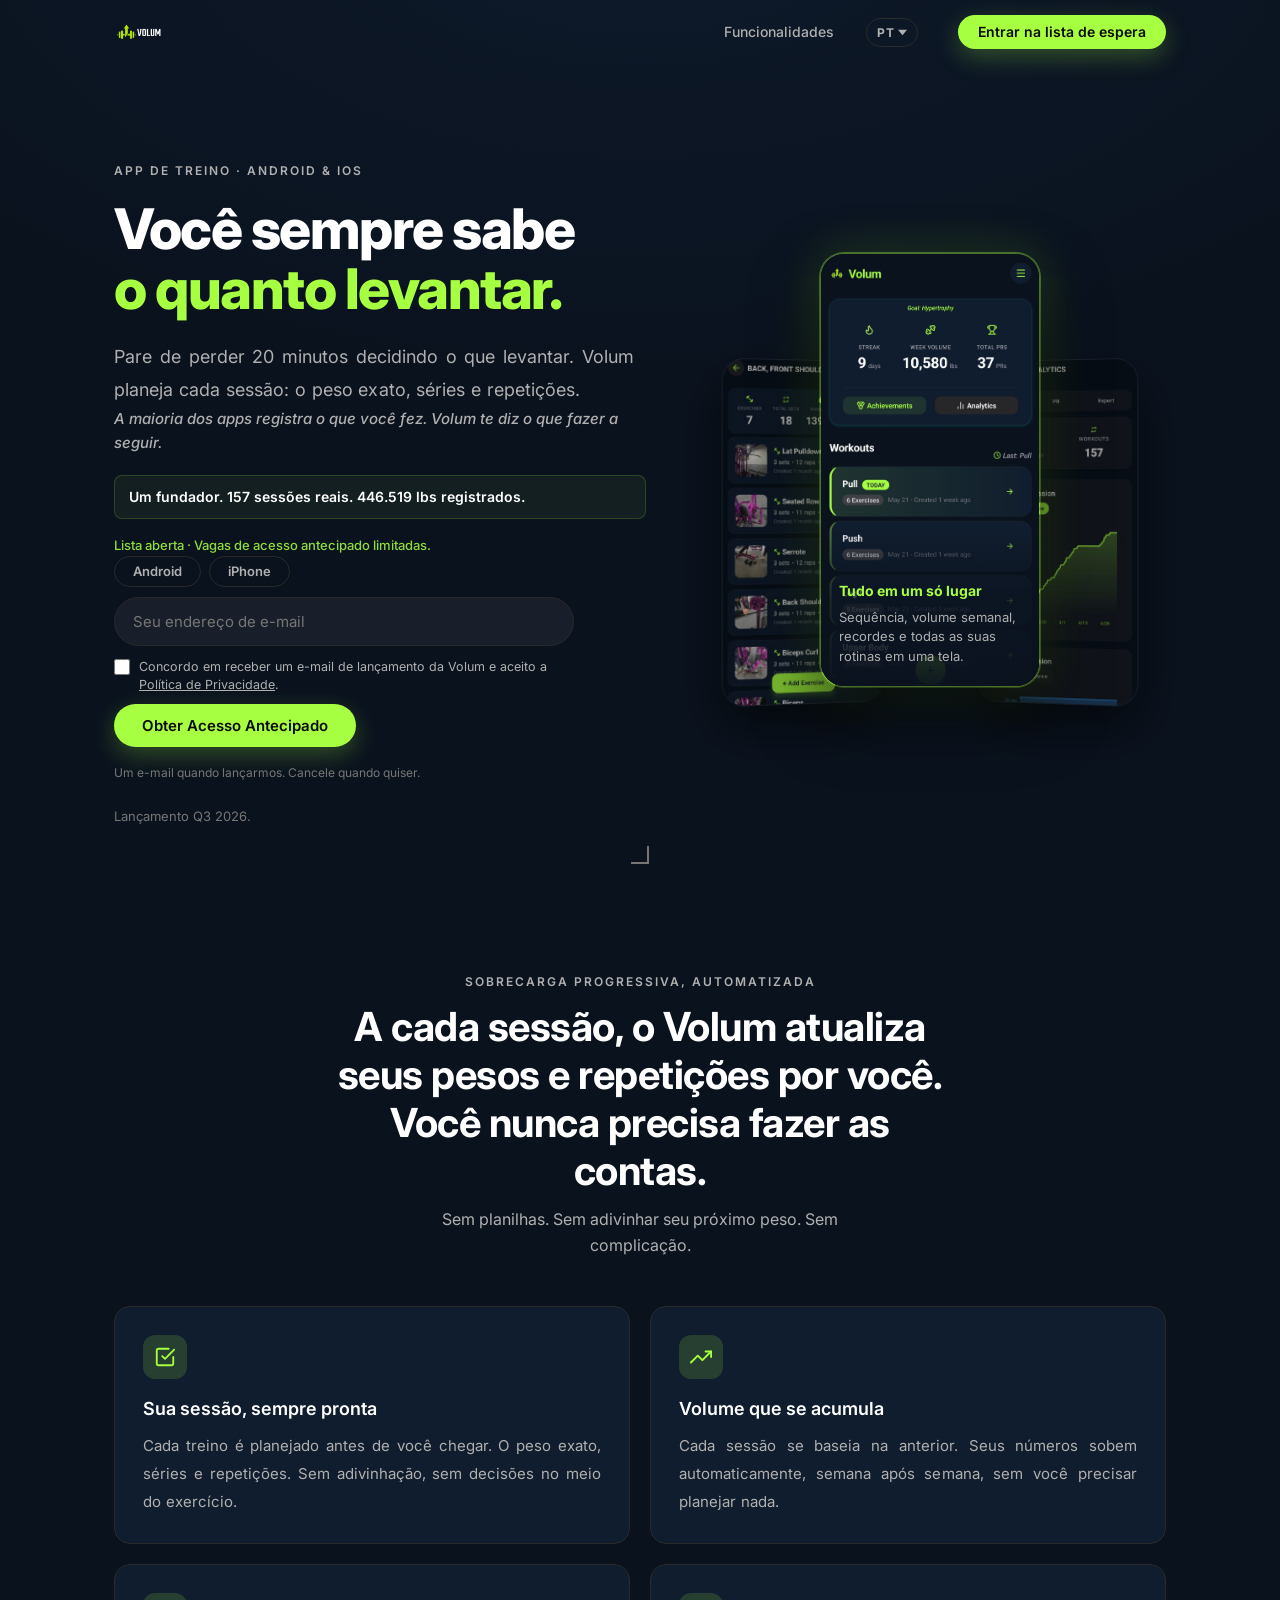
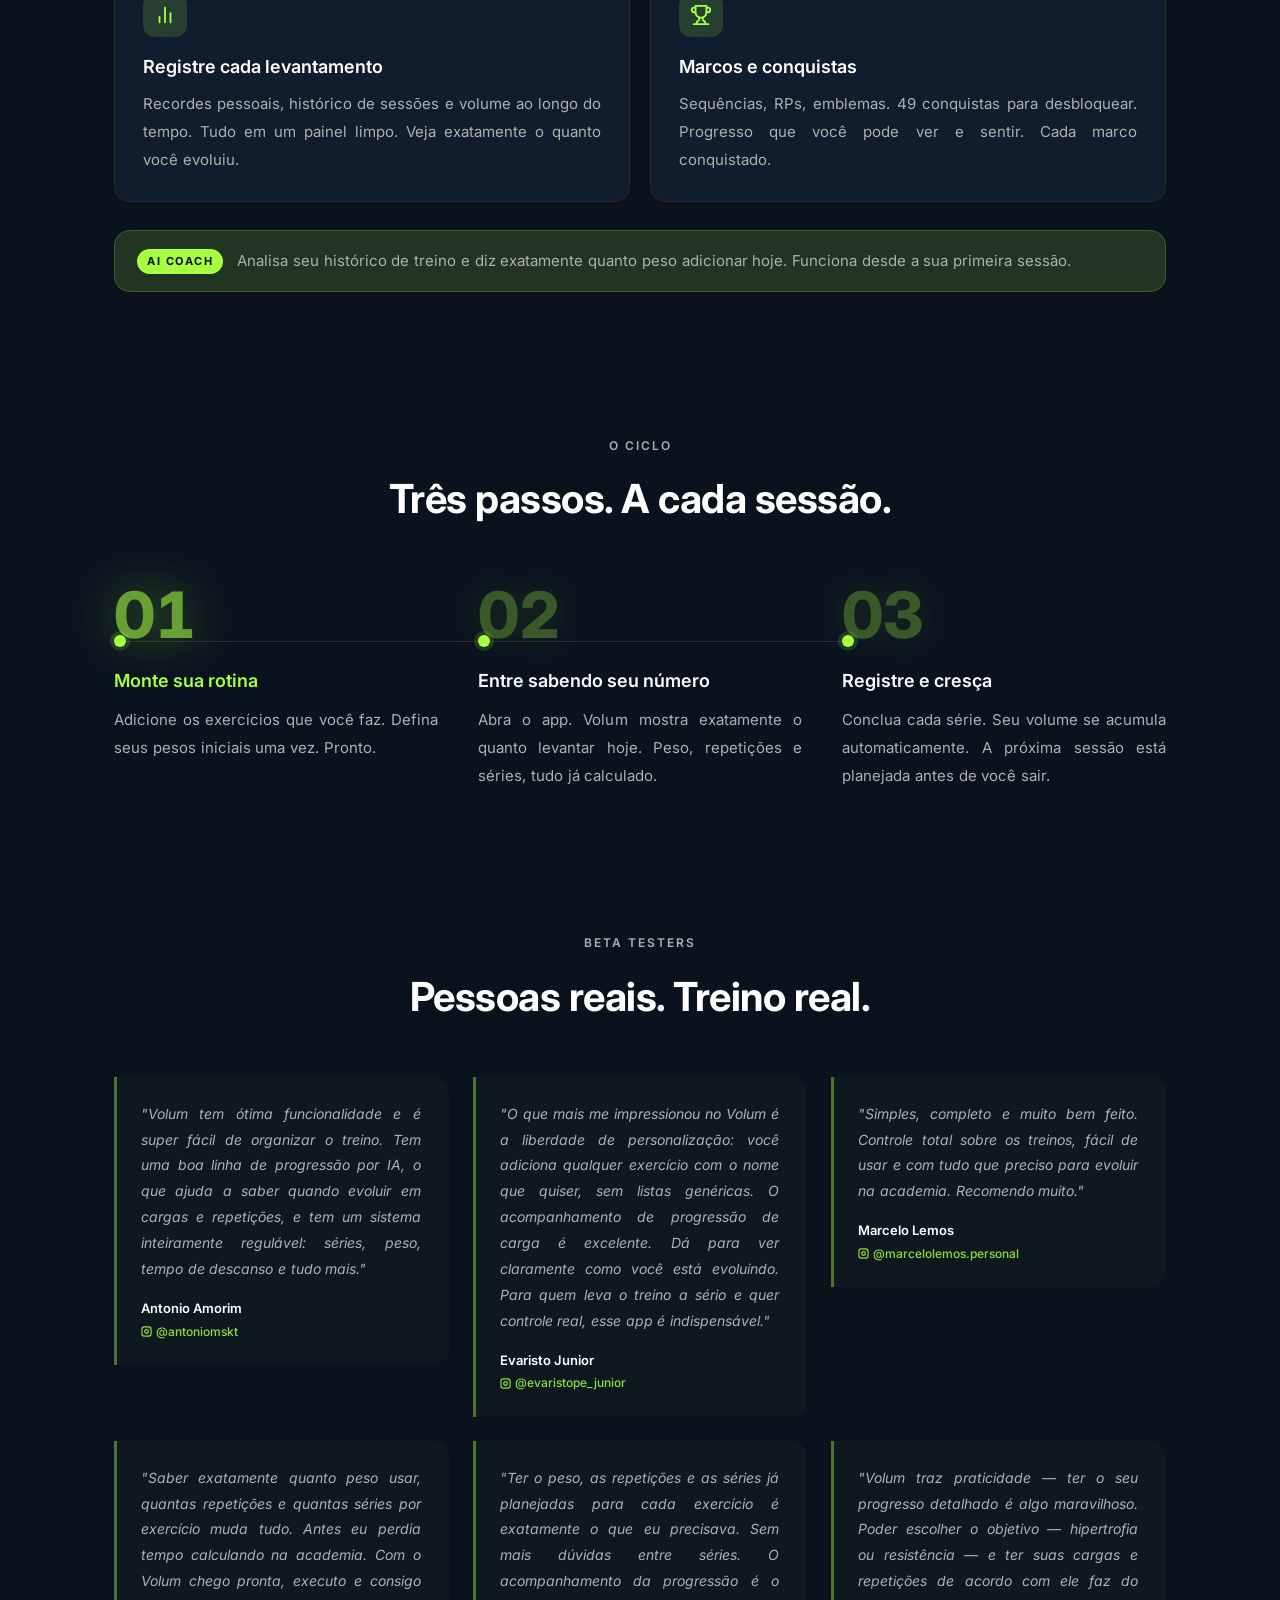
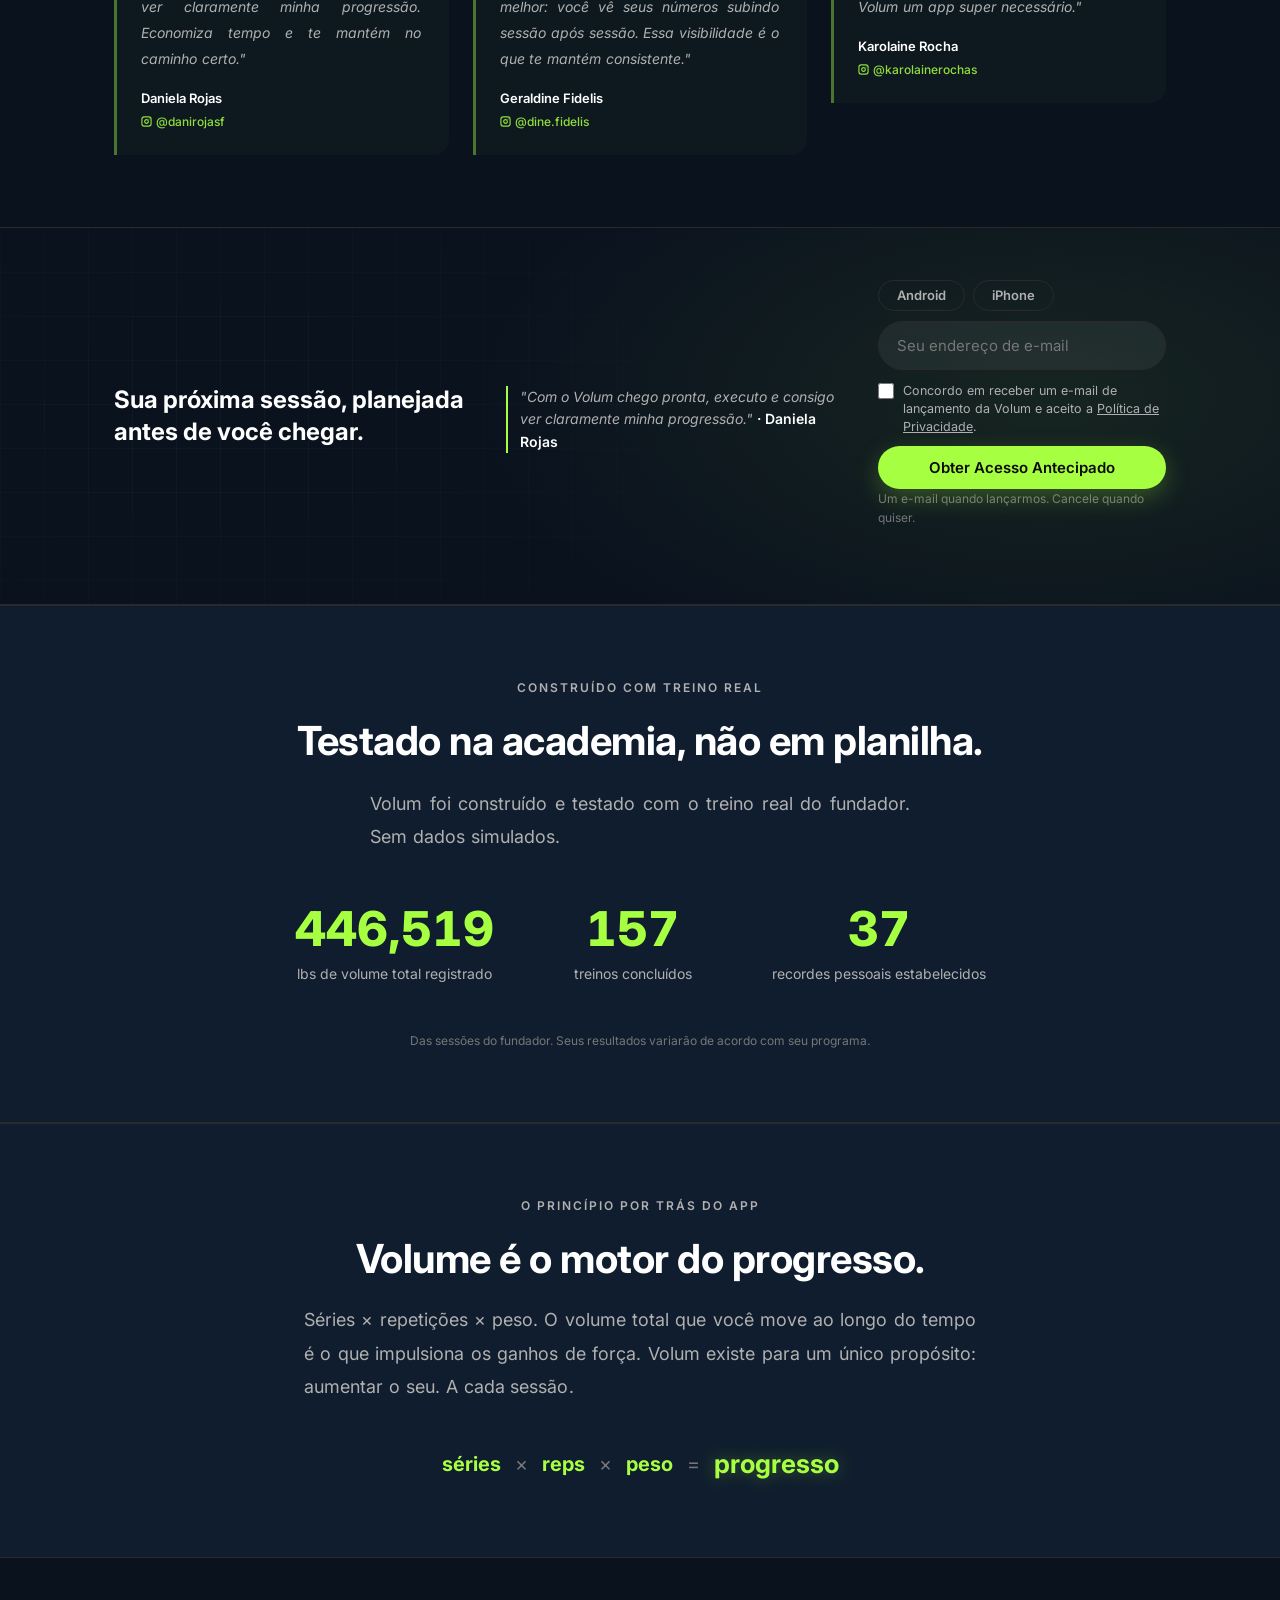
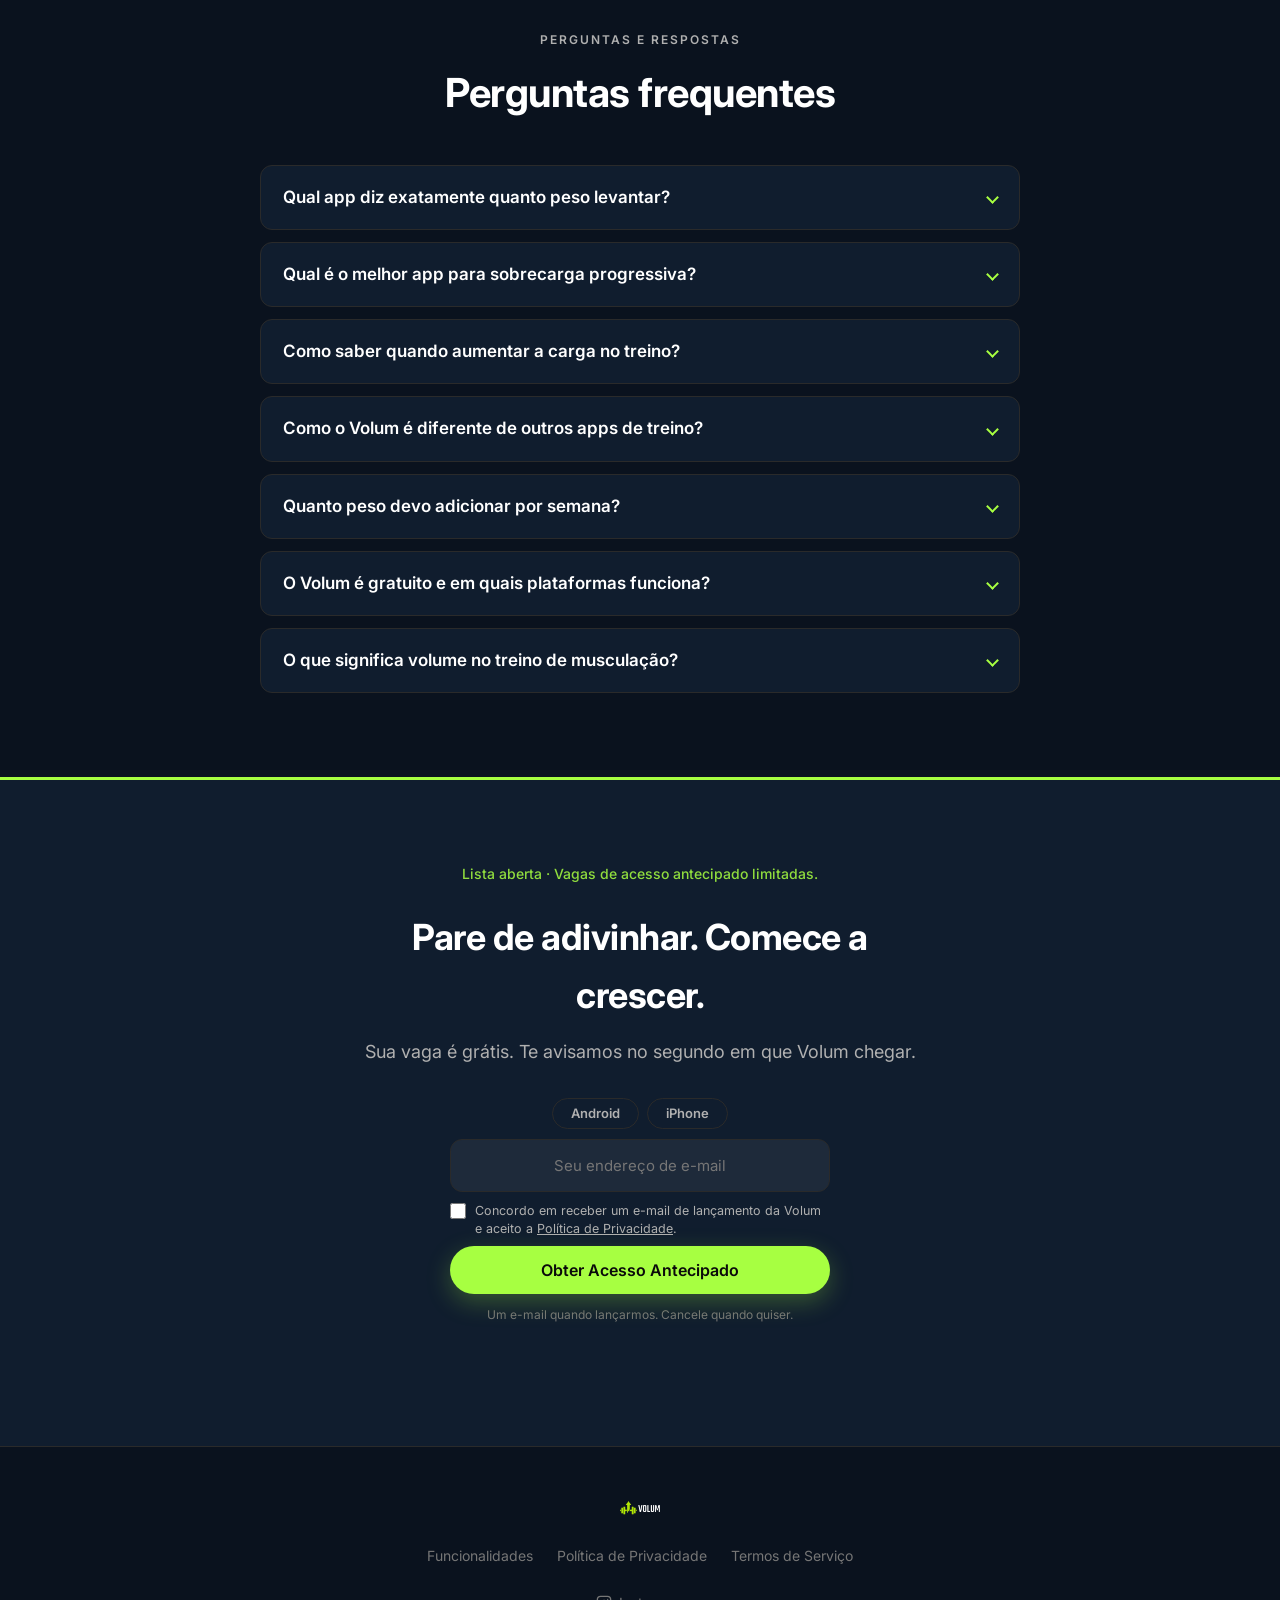
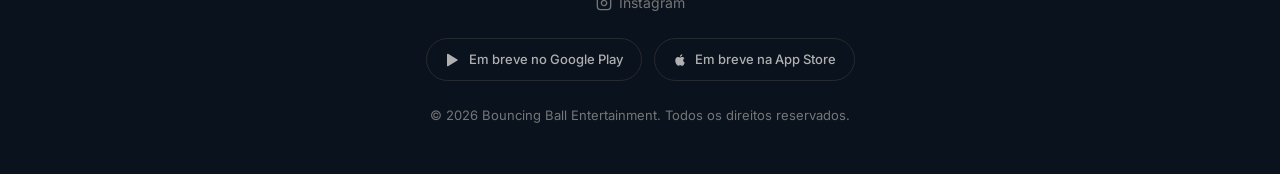
<file: pt/index.html>
<!DOCTYPE html>
<html lang="pt-BR">
<head>
  <meta charset="UTF-8">
  <meta name="viewport" content="width=device-width, initial-scale=1.0">
  <title>Volum: App de Treino Gratuito · Sobrecarga Progressiva Simplificada</title>
  <meta name="description" content="Saiba exatamente o que levantar em cada sessão. Volum planeja seu treino: peso, séries e repetições. Seu volume cresce automaticamente. App de treino grátis para Android e iOS, lançamento Q3 2026.">

  <meta property="og:title"       content="Volum: App de Treino Gratuito">
  <meta property="og:description" content="Saiba exatamente o que levantar em cada sessão. Volum planeja seu treino para que seu volume cresça automaticamente.">
  <meta property="og:image"       content="https://app-volum.com/assets/icon.png">
  <meta property="og:image:width"  content="1024">
  <meta property="og:image:height" content="1024">
  <meta property="og:type"        content="website">
  <meta property="og:locale"      content="pt_BR">
  <meta property="og:url"         content="https://app-volum.com/pt/">
  <meta name="twitter:card"       content="summary_large_image">
  <link rel="canonical"           href="https://app-volum.com/pt/">
  <link rel="alternate" hreflang="en" href="https://app-volum.com/">
  <link rel="alternate" hreflang="es" href="https://app-volum.com/es/">
  <link rel="alternate" hreflang="pt" href="https://app-volum.com/pt/">
  <link rel="alternate" hreflang="x-default" href="https://app-volum.com/">

  <link rel="preload" as="image" href="/assets/hero-bg.png">

  <script defer data-domain="app-volum.com"
          src="https://plausible.io/js/script.js"></script>
  <script>window.plausible=window.plausible||function(){(window.plausible.q=window.plausible.q||[]).push(arguments)}</script>

  <!-- Meta Pixel Code -->
  <script>
  !function(f,b,e,v,n,t,s)
  {if(f.fbq)return;n=f.fbq=function(){n.callMethod?
  n.callMethod.apply(n,arguments):n.queue.push(arguments)};
  if(!f._fbq)f._fbq=n;n.push=n;n.loaded=!0;n.version='2.0';
  n.queue=[];t=b.createElement(e);t.async=!0;
  t.src=v;s=b.getElementsByTagName(e)[0];
  s.parentNode.insertBefore(t,s)}(window, document,'script',
  'https://connect.facebook.net/en_US/fbevents.js');
  fbq('init', '2011076452832345');
  fbq('track', 'PageView');
  </script>
  <noscript><img height="1" width="1" style="display:none"
  src="https://www.facebook.com/tr?id=2011076452832345&ev=PageView&noscript=1"
  /></noscript>
  <!-- End Meta Pixel Code -->

  <script type="application/ld+json">
  {
    "@context": "https://schema.org",
    "@type": "SoftwareApplication",
    "name": "Volum",
    "description": "App de treino gratuito que planeja cada sessão: peso, séries e repetições. Seu volume cresce automaticamente.",
    "operatingSystem": ["Android", "iOS"],
    "applicationCategory": "HealthApplication",
    "inLanguage": ["en", "es", "pt"],
    "offers": { "@type": "Offer", "price": "0", "priceCurrency": "USD" },
    "url": "https://app-volum.com/"
  }
  </script>

  <script type="application/ld+json">
  {
    "@context": "https://schema.org",
    "@type": "FAQPage",
    "mainEntity": [
      {
        "@type": "Question",
        "name": "Qual app diz exatamente quanto peso levantar?",
        "acceptedAnswer": { "@type": "Answer", "text": "O Volum mostra o peso, as séries e as repetições exatas de cada exercício antes de você começar. Ele analisa seu histórico de treino e aplica a sobrecarga progressiva automaticamente com o AI Coach, para você nunca precisar adivinhar o próximo peso." }
      },
      {
        "@type": "Question",
        "name": "Qual é o melhor app para sobrecarga progressiva?",
        "acceptedAnswer": { "@type": "Answer", "text": "O Volum foi feito especificamente para a sobrecarga progressiva. Em vez de apenas registrar o que você fez, ele planeja sua próxima sessão, aumentando peso, repetições ou séries automaticamente conforme seu desempenho, para seu volume crescer semana após semana." }
      },
      {
        "@type": "Question",
        "name": "Como saber quando aumentar a carga no treino?",
        "acceptedAnswer": { "@type": "Answer", "text": "Uma regra simples: aumente a carga quando conseguir completar todas as séries e repetições planejadas deixando uma ou duas repetições de reserva. O Volum acompanha isso por você e diz exatamente quando e quanto adicionar em cada sessão." }
      },
      {
        "@type": "Question",
        "name": "Como o Volum é diferente de outros apps de treino?",
        "acceptedAnswer": { "@type": "Answer", "text": "A maioria dos apps só registra o que você já fez. O Volum é um planejador: ele diz o que fazer a seguir. Calcula o peso, as séries e as repetições de cada sessão com antecedência e registra enquanto você treina, sem planilhas." }
      },
      {
        "@type": "Question",
        "name": "Quanto peso devo adicionar por semana?",
        "acceptedAnswer": { "@type": "Answer", "text": "Para a maioria dos exercícios, adicionar cerca de 2,5 a 5 por cento ao atingir suas repetições-alvo é um ritmo sustentável. O valor ideal depende do exercício e da sua recuperação, então o Volum calcula por exercício para que cada aumento seja seguro." }
      },
      {
        "@type": "Question",
        "name": "O Volum é gratuito e em quais plataformas funciona?",
        "acceptedAnswer": { "@type": "Answer", "text": "Sim. O Volum é um app de treino gratuito para Android e iOS, com lançamento no Q3 de 2026. Entre na lista de espera para ter acesso antecipado e um único e-mail no dia do lançamento, sem cartão de crédito." }
      },
      {
        "@type": "Question",
        "name": "O que significa volume no treino de musculação?",
        "acceptedAnswer": { "@type": "Answer", "text": "Volume de treino é o total de séries, repetições e peso — todo o trabalho que você move ao longo do tempo. É um dos principais motores dos ganhos de força e músculo. O Volum mede seu volume em cada sessão e o aumenta gradualmente." }
      }
    ]
  }
  </script>

  <meta name="theme-color" content="#0A121E">
  <link rel="icon" href="/assets/icon.png">
  <link rel="stylesheet" href="/style.css?v=2.0">
  <link rel="preconnect" href="https://fonts.googleapis.com">
  <link rel="preconnect" href="https://fonts.gstatic.com" crossorigin>
  <link rel="preload" as="style" href="https://fonts.googleapis.com/css2?family=Inter:wght@400;500;600;700;800&display=swap" onload="this.rel='stylesheet'">
  <noscript><link rel="stylesheet" href="https://fonts.googleapis.com/css2?family=Inter:wght@400;500;600;700;800&display=swap"></noscript>
</head>
<body>

  <!-- ═══════════════════════════════ NAVBAR ═══════════════════════════════ -->
  <nav class="navbar" id="navbar">
    <div class="nav-inner">
      <a href="/" class="nav-logo" aria-label="Volum home">
        <img src="/assets/Wordmark.png" alt="Volum">
      </a>
      <div class="nav-links">
        <a href="#features" data-i18n="nav_features">Features</a>
      </div>

      <div class="lang-picker" id="lang-picker">
        <button class="lang-btn" id="lang-btn"
                aria-haspopup="listbox" aria-expanded="false" aria-label="Change language">
          <span id="lang-label">EN</span>
          <svg viewBox="0 0 10 6" fill="currentColor" aria-hidden="true"><path d="M0 0l5 6 5-6z"/></svg>
        </button>
        <ul class="lang-dropdown" id="lang-dropdown" role="listbox" aria-label="Language">
          <li role="option" data-lang="en" tabindex="0" aria-selected="true">English</li>
          <li role="option" data-lang="es" tabindex="0" aria-selected="false">Español</li>
          <li role="option" data-lang="pt" tabindex="0" aria-selected="false">Português</li>
        </ul>
      </div>

      <a href="#waitlist" class="btn btn-accent btn-sm nav-cta" data-i18n="nav_waitlist">Join Waitlist</a>
      <button class="hamburger" id="hamburger"
              aria-label="Open menu" aria-expanded="false" aria-controls="nav-mobile">
        <span></span><span></span><span></span>
      </button>
    </div>
    <div class="nav-mobile" id="nav-mobile">
      <a href="#features"     data-i18n="nav_features">Features</a>
      <a href="#how-it-works" data-i18n="nav_how_it_works">How It Works</a>
      <a href="#testimonials" data-i18n="nav_testimonials">Testimonials</a>
      <a href="#real-numbers" data-i18n="nav_real_results">Real Results</a>
      <a href="#waitlist" class="btn btn-accent" data-i18n="nav_waitlist">Join Waitlist</a>
    </div>
  </nav>

  <!-- ════════════════════════════════ HERO ════════════════════════════════ -->
  <section class="hero">
    <div class="hero-bg" aria-hidden="true"></div>

    <div class="container hero-row">

      <div class="hero-content">
        <p class="hero-eyebrow" data-i18n="hero_eyebrow">Gym Tracker · Android & iOS</p>
        <h1 class="hero-headline" data-i18n-html="hero_headline">You always know<br>what to lift.</h1>
        <p class="hero-sub" data-i18n="hero_sub">
          Stop wasting 20 minutes deciding what to lift. Volum plans every session: the exact weight, sets, and reps.
        </p>
        <p class="hero-differentiator" data-i18n="hero_differentiator">Most trackers log what you did. Volum tells you what to do next.</p>
        <p class="hero-proof" data-i18n="hero_proof">One founder. 157 real sessions. 446,519 lbs tracked.</p>
        <p class="waitlist-count" data-i18n="waitlist_hint">Waitlist open · Limited early access spots.</p>
        <div class="platform-picker" data-form="waitlist-form-hero">
          <button type="button" class="btn btn-ghost btn-sm platform-btn" data-platform="android" data-i18n="platform_android">Android</button>
          <button type="button" class="btn btn-ghost btn-sm platform-btn" data-platform="ios" data-i18n="platform_ios">iPhone</button>
        </div>
        <form class="waitlist-form" id="waitlist-form-hero"
              action="https://formspree.io/f/mgoqbdyo" method="POST">
          <input type="hidden" name="utm_source" id="utm-source-hero">
          <input type="hidden" name="platform" class="platform-hidden-input">
          <input class="waitlist-input" type="email" name="email"
                 placeholder="Your email address"
                 data-i18n-placeholder="hero_input"
                 required autocomplete="email">
          <label class="form-consent-check">
            <input type="checkbox" name="consent" value="I agree to receive launch emails and accept the Privacy Policy" required>
            <span data-i18n-html="form_consent">I agree to receive a launch-day email from Volum and accept the <a href="https://bouncingballentertainment.github.io/volum-legal/privacy-policy.html" target="_blank" rel="noopener">Privacy Policy</a>.</span>
          </label>
          <button class="btn btn-accent" type="submit" id="hero-submit-btn"
                  data-i18n="hero_btn">Get Early Access</button>
        </form>
        <p class="form-privacy" data-i18n="form_privacy">No credit card. No spam. One email on launch day.</p>
        <!-- consent moved into form as required opt-in checkbox -->
        <p class="form-message" id="hero-form-msg" aria-live="polite"></p>
        <p class="hero-launch" data-i18n="hero_launch">Launching Q3 2026. Android & iOS.</p>
      </div>

      <div class="hero-phones" aria-label="App screenshots">
        <div class="podium-deck">

          <div class="podium-card podium-left">
            <img src="/assets/app_iamges/resized/Volum App (2).jpeg"
                 alt="Volum workout screen showing Back and Front Shoulder routine with 7 exercises, sets, reps, and weight for each"
                 class="showcase-img" loading="lazy" width="375" height="812">
            <div class="showcase-overlay">
              <h3 data-i18n="showcase1_h3">Every set mapped out</h3>
              <p data-i18n="showcase1_p">Weight, sets, and reps for every exercise. Ready before you walk in.</p>
            </div>
          </div>

          <div class="podium-card podium-center">
            <img src="/assets/app_iamges/home.jpeg"
                 alt="Volum home screen showing 9-day streak, 10,580 lbs weekly volume, 37 personal records, and workout routines"
                 class="showcase-img" loading="eager" width="375" height="812">
            <div class="showcase-overlay">
              <h3 data-i18n="showcase2_h3">Everything in one place</h3>
              <p data-i18n="showcase2_p">Streak, weekly volume, PRs, and all your routines on one screen.</p>
            </div>
          </div>

          <div class="podium-card podium-right">
            <img src="/assets/app_iamges/resized/Volum App (9).jpeg"
                 alt="Volum analytics screen showing volume progression chart, 446,519 lbs total volume across 157 workouts"
                 class="showcase-img" loading="lazy" width="375" height="812">
            <div class="showcase-overlay">
              <h3 data-i18n="showcase3_h3">Volume that only goes up</h3>
              <p data-i18n="showcase3_p">446,519 lbs tracked. Every session adds to the curve.</p>
            </div>
          </div>

        </div>
      </div>

    </div><!-- /hero-row -->

    <div class="hero-scroll-hint" aria-hidden="true"><span></span></div>
  </section>

  <!-- ══════════════════════════════ FEATURES ══════════════════════════════ -->
  <section class="features" id="features">
    <div class="container">
      <p class="eyebrow" data-i18n="features_eyebrow">Progressive overload, automated</p>
      <h2 data-i18n-html="features_h2">Every session, Volum updates your weights and reps for you. You never have to do the math.</h2>
      <p class="features-tagline" data-i18n="features_tagline">No spreadsheets. No guessing your next weight. No app to fight with.</p>
      <div class="features-grid">

        <div class="feature-card">
          <div class="feature-icon" aria-hidden="true">
            <svg width="22" height="22" viewBox="0 0 24 24" fill="none"
                 stroke="currentColor" stroke-width="2" stroke-linecap="round" stroke-linejoin="round">
              <path d="M9 11l3 3L22 4"/>
              <path d="M21 12v7a2 2 0 01-2 2H5a2 2 0 01-2-2V5a2 2 0 012-2h11"/>
            </svg>
          </div>
          <h3 data-i18n="feat1_h3">Always know your session</h3>
          <p data-i18n="feat1_p">Every workout is planned before you arrive. The exact weight, sets, and reps. No guessing, no deciding mid-set.</p>
        </div>

        <div class="feature-card">
          <div class="feature-icon" aria-hidden="true">
            <svg width="22" height="22" viewBox="0 0 24 24" fill="none"
                 stroke="currentColor" stroke-width="2" stroke-linecap="round" stroke-linejoin="round">
              <polyline points="23 6 13.5 15.5 8.5 10.5 1 18"/>
              <polyline points="17 6 23 6 23 12"/>
            </svg>
          </div>
          <h3 data-i18n="feat2_h3">Volume that compounds</h3>
          <p data-i18n="feat2_p">Each session builds on the last. Your numbers go up automatically, week after week, without you having to plan a thing.</p>
        </div>

        <div class="feature-card">
          <div class="feature-icon" aria-hidden="true">
            <svg width="22" height="22" viewBox="0 0 24 24" fill="none"
                 stroke="currentColor" stroke-width="2" stroke-linecap="round" stroke-linejoin="round">
              <line x1="18" y1="20" x2="18" y2="10"/>
              <line x1="12" y1="20" x2="12" y2="4"/>
              <line x1="6"  y1="20" x2="6"  y2="14"/>
            </svg>
          </div>
          <h3 data-i18n="feat3_h3">Track every lift</h3>
          <p data-i18n="feat3_p">Personal records, session history, and volume over time. All in one clean dashboard. See exactly how far you've come.</p>
        </div>

        <div class="feature-card">
          <div class="feature-icon" aria-hidden="true">
            <svg width="22" height="22" viewBox="0 0 24 24" fill="none"
                 stroke="currentColor" stroke-width="2" stroke-linecap="round" stroke-linejoin="round">
              <path d="M6 9H4.5a2.5 2.5 0 010-5H6"/>
              <path d="M18 9h1.5a2.5 2.5 0 000-5H18"/>
              <path d="M4 22h16"/>
              <path d="M10 14.66V17c0 .55-.47.98-.97 1.21C7.85 18.75 7 20.24 7 22"/>
              <path d="M14 14.66V17c0 .55.47.98.97 1.21C16.15 18.75 17 20.24 17 22"/>
              <path d="M18 2H6v7a6 6 0 0012 0V2z"/>
            </svg>
          </div>
          <h3 data-i18n="feat4_h3">Milestones & achievements</h3>
          <p data-i18n="feat4_p">Streaks, PRs, badges. 49 achievements to unlock. Progress you can see and feel. Every milestone earned.</p>
        </div>

      </div>

      <div class="features-ai-callout">
        <span class="features-ai-badge">AI Coach</span>
        <p data-i18n="features_ai">Analyzes your training history and tells you exactly what weight to add today. Works from your very first session.</p>
      </div>
    </div>
  </section>

  <!-- ════════════════════════════ HOW IT WORKS ════════════════════════════ -->
  <section class="how-it-works" id="how-it-works">
    <div class="container">
      <p class="eyebrow" data-i18n="hiw_eyebrow">The loop</p>
      <h2 data-i18n="hiw_h2">Three steps. Every session.</h2>
      <div class="steps-grid" id="steps-grid">

        <div class="step">
          <span class="step-number" aria-hidden="true">01</span>
          <div class="step-dot" aria-hidden="true"></div>
          <h3 data-i18n="step1_h3">Build your routine</h3>
          <p data-i18n="step1_p">Add the exercises you do. Set your starting weights once. Done.</p>
        </div>

        <div class="step">
          <span class="step-number" aria-hidden="true">02</span>
          <div class="step-dot" aria-hidden="true"></div>
          <h3 data-i18n="step2_h3">Walk in knowing your number</h3>
          <p data-i18n="step2_p">Open the app. Volum shows exactly what to lift today. Weight, reps, sets already calculated.</p>
        </div>

        <div class="step">
          <span class="step-number" aria-hidden="true">03</span>
          <div class="step-dot" aria-hidden="true"></div>
          <h3 data-i18n="step3_h3">Log and grow</h3>
          <p data-i18n="step3_p">Tap through each set. Your volume compounds automatically. Next session is planned before you leave.</p>
        </div>

      </div>
    </div>
  </section>

  <!-- ════════════════════════════ TESTIMONIALS ═══════════════════════════ -->
  <section class="testimonials" id="testimonials">
    <div class="container">
      <p class="eyebrow" data-i18n="testimonials_eyebrow">Beta Testers</p>
      <h2 class="testimonials-heading" data-i18n="testimonials_h2">Real people. Real training.</h2>
      <div class="testimonials-grid">

        <div class="testimonial-card" data-href="https://www.instagram.com/antoniomskt/">
          <blockquote class="testimonial-quote" data-i18n="testimonial1_quote">"Volum has great functionality and is super easy to organise your workouts. It has a solid AI progression system that helps track when to increase weights and reps, and everything is fully adjustable: sets, weight, rest time, all of it."</blockquote>
          <div class="testimonial-attr">
            <span class="testimonial-name">Antonio Amorim</span>
            <a class="testimonial-handle" href="https://www.instagram.com/antoniomskt/" target="_blank" rel="noopener"><svg width="11" height="11" viewBox="0 0 24 24" fill="none" stroke="currentColor" stroke-width="2.5" stroke-linecap="round" stroke-linejoin="round" aria-hidden="true"><rect x="2" y="2" width="20" height="20" rx="5" ry="5"/><path d="M16 11.37A4 4 0 1112.63 8 4 4 0 0116 11.37z"/><line x1="17.5" y1="6.5" x2="17.51" y2="6.5"/></svg>@antoniomskt</a>
          </div>
        </div>

        <div class="testimonial-card" data-href="https://www.instagram.com/evaristope_junior/">
          <blockquote class="testimonial-quote" data-i18n="testimonial2_quote">"What impressed me most about Volum is the freedom to customise: add any exercise with any name, no generic list. The load progression tracking is excellent. You can clearly see how you're improving. For anyone who trains seriously and wants real control, this app is indispensable."</blockquote>
          <div class="testimonial-attr">
            <span class="testimonial-name">Evaristo Junior</span>
            <a class="testimonial-handle" href="https://www.instagram.com/evaristope_junior/" target="_blank" rel="noopener"><svg width="11" height="11" viewBox="0 0 24 24" fill="none" stroke="currentColor" stroke-width="2.5" stroke-linecap="round" stroke-linejoin="round" aria-hidden="true"><rect x="2" y="2" width="20" height="20" rx="5" ry="5"/><path d="M16 11.37A4 4 0 1112.63 8 4 4 0 0116 11.37z"/><line x1="17.5" y1="6.5" x2="17.51" y2="6.5"/></svg>@evaristope_junior</a>
          </div>
        </div>

        <div class="testimonial-card" data-href="https://www.instagram.com/marcelolemos.personal/">
          <blockquote class="testimonial-quote" data-i18n="testimonial3_quote">"Simple, complete, and very well made. Total control over your workouts, easy to use, and everything I need to progress at the gym. Highly recommended."</blockquote>
          <div class="testimonial-attr">
            <span class="testimonial-name">Marcelo Lemos</span>
            <a class="testimonial-handle" href="https://www.instagram.com/marcelolemos.personal/" target="_blank" rel="noopener"><svg width="11" height="11" viewBox="0 0 24 24" fill="none" stroke="currentColor" stroke-width="2.5" stroke-linecap="round" stroke-linejoin="round" aria-hidden="true"><rect x="2" y="2" width="20" height="20" rx="5" ry="5"/><path d="M16 11.37A4 4 0 1112.63 8 4 4 0 0116 11.37z"/><line x1="17.5" y1="6.5" x2="17.51" y2="6.5"/></svg>@marcelolemos.personal</a>
          </div>
        </div>

        <div class="testimonial-card" data-href="https://www.instagram.com/danirojasf/">
          <blockquote class="testimonial-quote" data-i18n="testimonial4_quote">"Knowing exactly how much weight, how many reps, and how many sets for each exercise is a game changer. I used to waste time figuring it out at the gym. With Volum I walk in ready, execute, and can actually see my progression improving. It saves time and keeps you on track."</blockquote>
          <div class="testimonial-attr">
            <span class="testimonial-name">Daniela Rojas</span>
            <a class="testimonial-handle" href="https://www.instagram.com/danirojasf/" target="_blank" rel="noopener"><svg width="11" height="11" viewBox="0 0 24 24" fill="none" stroke="currentColor" stroke-width="2.5" stroke-linecap="round" stroke-linejoin="round" aria-hidden="true"><rect x="2" y="2" width="20" height="20" rx="5" ry="5"/><path d="M16 11.37A4 4 0 1112.63 8 4 4 0 0116 11.37z"/><line x1="17.5" y1="6.5" x2="17.51" y2="6.5"/></svg>@danirojasf</a>
          </div>
        </div>

        <div class="testimonial-card" data-href="https://www.instagram.com/dine.fidelis/">
          <blockquote class="testimonial-quote" data-i18n="testimonial5_quote">"Having the weight, reps and sets already planned for every exercise is exactly what I needed. No more guessing between sets. The progression tracking is the best part: you can see your numbers going up session after session. That visibility is what keeps you consistent."</blockquote>
          <div class="testimonial-attr">
            <span class="testimonial-name">Geraldine Fidelis</span>
            <a class="testimonial-handle" href="https://www.instagram.com/dine.fidelis/" target="_blank" rel="noopener"><svg width="11" height="11" viewBox="0 0 24 24" fill="none" stroke="currentColor" stroke-width="2.5" stroke-linecap="round" stroke-linejoin="round" aria-hidden="true"><rect x="2" y="2" width="20" height="20" rx="5" ry="5"/><path d="M16 11.37A4 4 0 1112.63 8 4 4 0 0116 11.37z"/><line x1="17.5" y1="6.5" x2="17.51" y2="6.5"/></svg>@dine.fidelis</a>
          </div>
        </div>

        <div class="testimonial-card" data-href="https://www.instagram.com/karolainerochas/">
          <blockquote class="testimonial-quote" data-i18n="testimonial6_quote">"Volum brings convenience — having your progress tracked in detail is wonderful. Being able to choose your goal — hypertrophy or endurance — and have your loads and reps adjusted accordingly makes Volum an essential app."</blockquote>
          <div class="testimonial-attr">
            <span class="testimonial-name">Karolaine Rocha</span>
            <a class="testimonial-handle" href="https://www.instagram.com/karolainerochas/" target="_blank" rel="noopener"><svg width="11" height="11" viewBox="0 0 24 24" fill="none" stroke="currentColor" stroke-width="2.5" stroke-linecap="round" stroke-linejoin="round" aria-hidden="true"><rect x="2" y="2" width="20" height="20" rx="5" ry="5"/><path d="M16 11.37A4 4 0 1112.63 8 4 4 0 0116 11.37z"/><line x1="17.5" y1="6.5" x2="17.51" y2="6.5"/></svg>@karolainerochas</a>
          </div>
        </div>

      </div>
    </div>
  </section>

  <!-- ══════════════════════════════ MID-PAGE CTA ══════════════════════════ -->
  <section class="mid-cta">
    <div class="container">
      <div class="mid-cta-inner">
        <p class="mid-cta-heading" data-i18n="mid_cta_text">Sua próxima sessão, planejada antes de você chegar.</p>
        <blockquote class="mid-cta-quote" data-i18n-html="mid_cta_quote">"Com o Volum chego pronta, executo e consigo ver claramente minha progressão."<cite> · Daniela Rojas</cite></blockquote>
        <div class="mid-cta-right">
          <div class="platform-picker" data-form="waitlist-form-mid">
            <button type="button" class="btn btn-ghost btn-sm platform-btn" data-platform="android" data-i18n="platform_android">Android</button>
            <button type="button" class="btn btn-ghost btn-sm platform-btn" data-platform="ios" data-i18n="platform_ios">iPhone</button>
          </div>
          <form class="waitlist-form mid-cta-form" id="waitlist-form-mid"
                action="https://formspree.io/f/mgoqbdyo" method="POST">
            <input type="hidden" name="utm_source" id="utm-source-mid">
            <input type="hidden" name="platform" class="platform-hidden-input">
            <input class="waitlist-input" type="email" name="email"
                   placeholder="Your email address"
                   data-i18n-placeholder="hero_input"
                   required autocomplete="email">
            <label class="form-consent-check">
              <input type="checkbox" name="consent" value="I agree to receive launch emails and accept the Privacy Policy" required>
              <span data-i18n-html="form_consent">I agree to receive a launch-day email from Volum and accept the <a href="https://bouncingballentertainment.github.io/volum-legal/privacy-policy.html" target="_blank" rel="noopener">Privacy Policy</a>.</span>
            </label>
            <button class="btn btn-accent" type="submit" id="mid-submit-btn"
                    data-i18n="hero_btn">Get Early Access</button>
          </form>
          <p class="form-privacy" data-i18n="form_privacy">No credit card. No spam. One email on launch day.</p>
          <!-- consent moved into form as required opt-in checkbox -->
          <p class="form-message" id="mid-form-msg" aria-live="polite"></p>
        </div>
      </div>
    </div>
  </section>

  <!-- ════════════════════════════ REAL NUMBERS ════════════════════════════ -->
  <section class="real-numbers" id="real-numbers">
    <div class="container">
      <p class="eyebrow" data-i18n="stats_eyebrow">Built on real training</p>
      <h2 data-i18n="stats_h2">Tested in the gym, not a spreadsheet.</h2>
      <p class="section-sub" data-i18n="stats_sub">
        Volum was built and battle-tested through the founder's own training. Not simulated data.
      </p>
      <div class="stats-grid">
        <div class="stat-item">
          <span class="stat-number" data-target="446519">446,519</span>
          <span class="stat-label" data-i18n="stat1_label">lbs of total volume tracked</span>
        </div>
        <div class="stat-item">
          <span class="stat-number" data-target="157">157</span>
          <span class="stat-label" data-i18n="stat2_label">workouts logged</span>
        </div>
        <div class="stat-item">
          <span class="stat-number" data-target="37">37</span>
          <span class="stat-label" data-i18n="stat3_label">personal records set</span>
        </div>
      </div>
      <p class="stats-fine-print" data-i18n="stats_fine">From the founder's own sessions. Your results will vary based on your programme.</p>
    </div>
  </section>

  <!-- ══════════════════════════ VOLUME STATEMENT ═══════════════════════════ -->
  <section class="volume-statement">
    <div class="container">
      <p class="eyebrow" data-i18n="vol_eyebrow">The principle behind the app</p>
      <h2 data-i18n="vol_h2">Volume is the engine of progress.</h2>
      <p class="volume-body" data-i18n="vol_body">
        Sets × reps × weight. The total volume you move over time is what drives strength gains.
        Volum exists for one purpose: to grow yours. Every session.
      </p>
      <div class="volume-formula" aria-label="sets times reps times weight equals progress">
        <span data-i18n="vol_sets">sets</span>
        <span class="op">×</span>
        <span data-i18n="vol_reps">reps</span>
        <span class="op">×</span>
        <span data-i18n="vol_weight">weight</span>
        <span class="op">=</span>
        <span data-i18n="vol_progress">progress</span>
      </div>
    </div>
  </section>

  <!-- ════════════════════════════════ FAQ ═════════════════════════════════ -->
  <section class="faq" id="faq">
    <div class="container">
      <p class="eyebrow" data-i18n="faq_eyebrow">Perguntas e respostas</p>
      <h2 data-i18n="faq_h2">Perguntas frequentes</h2>
      <div class="faq-list">
        <details class="faq-item">
          <summary data-i18n="faq_q1">Qual app diz exatamente quanto peso levantar?</summary>
          <p class="faq-answer" data-i18n="faq_a1">O Volum mostra o peso, as séries e as repetições exatas de cada exercício antes de você começar. Ele analisa seu histórico de treino e aplica a sobrecarga progressiva automaticamente com o AI Coach, para você nunca precisar adivinhar o próximo peso.</p>
        </details>
        <details class="faq-item">
          <summary data-i18n="faq_q2">Qual é o melhor app para sobrecarga progressiva?</summary>
          <p class="faq-answer" data-i18n="faq_a2">O Volum foi feito especificamente para a sobrecarga progressiva. Em vez de apenas registrar o que você fez, ele planeja sua próxima sessão, aumentando peso, repetições ou séries automaticamente conforme seu desempenho, para seu volume crescer semana após semana.</p>
        </details>
        <details class="faq-item">
          <summary data-i18n="faq_q3">Como saber quando aumentar a carga no treino?</summary>
          <p class="faq-answer" data-i18n="faq_a3">Uma regra simples: aumente a carga quando conseguir completar todas as séries e repetições planejadas deixando uma ou duas repetições de reserva. O Volum acompanha isso por você e diz exatamente quando e quanto adicionar em cada sessão.</p>
        </details>
        <details class="faq-item">
          <summary data-i18n="faq_q4">Como o Volum é diferente de outros apps de treino?</summary>
          <p class="faq-answer" data-i18n="faq_a4">A maioria dos apps só registra o que você já fez. O Volum é um planejador: ele diz o que fazer a seguir. Calcula o peso, as séries e as repetições de cada sessão com antecedência e registra enquanto você treina, sem planilhas.</p>
        </details>
        <details class="faq-item">
          <summary data-i18n="faq_q5">Quanto peso devo adicionar por semana?</summary>
          <p class="faq-answer" data-i18n="faq_a5">Para a maioria dos exercícios, adicionar cerca de 2,5 a 5 por cento ao atingir suas repetições-alvo é um ritmo sustentável. O valor ideal depende do exercício e da sua recuperação, então o Volum calcula por exercício para que cada aumento seja seguro.</p>
        </details>
        <details class="faq-item">
          <summary data-i18n="faq_q6">O Volum é gratuito e em quais plataformas funciona?</summary>
          <p class="faq-answer" data-i18n="faq_a6">Sim. O Volum é um app de treino gratuito para Android e iOS, com lançamento no Q3 de 2026. Entre na lista de espera para ter acesso antecipado e um único e-mail no dia do lançamento, sem cartão de crédito.</p>
        </details>
        <details class="faq-item">
          <summary data-i18n="faq_q7">O que significa volume no treino de musculação?</summary>
          <p class="faq-answer" data-i18n="faq_a7">Volume de treino é o total de séries, repetições e peso — todo o trabalho que você move ao longo do tempo. É um dos principais motores dos ganhos de força e músculo. O Volum mede seu volume em cada sessão e o aumenta gradualmente.</p>
        </details>
      </div>
    </div>
  </section>

  <!-- ════════════════════════════ WAITLIST CTA ════════════════════════════ -->
  <section class="waitlist-section" id="waitlist">
    <div class="container waitlist-inner">
      <p class="waitlist-count" data-i18n="waitlist_hint">Waitlist open · Limited early access spots.</p>
      <h2 data-i18n="cta_h2">Stop guessing. Start growing.</h2>
      <p data-i18n="cta_p">Your spot is free. We'll ping you the second Volum drops.</p>
      <div class="platform-picker" data-form="waitlist-form-bottom">
        <button type="button" class="btn btn-ghost btn-sm platform-btn" data-platform="android" data-i18n="platform_android">Android</button>
        <button type="button" class="btn btn-ghost btn-sm platform-btn" data-platform="ios" data-i18n="platform_ios">iPhone</button>
      </div>
      <form class="waitlist-form waitlist-form-large" id="waitlist-form-bottom"
            action="https://formspree.io/f/mgoqbdyo" method="POST">
        <input type="hidden" name="utm_source" id="utm-source-bottom">
        <input type="hidden" name="platform" class="platform-hidden-input">
        <input class="waitlist-input" type="email" name="email"
               placeholder="Your email address"
               data-i18n-placeholder="hero_input"
               required autocomplete="email">
        <label class="form-consent-check">
          <input type="checkbox" name="consent" value="I agree to receive launch emails and accept the Privacy Policy" required>
          <span data-i18n-html="form_consent">I agree to receive a launch-day email from Volum and accept the <a href="https://bouncingballentertainment.github.io/volum-legal/privacy-policy.html" target="_blank" rel="noopener">Privacy Policy</a>.</span>
        </label>
        <button class="btn btn-accent" type="submit" id="bottom-submit-btn"
                data-i18n="cta_btn">Notify Me on Launch Day</button>
      </form>
      <p class="form-privacy" data-i18n="form_privacy">No credit card. No spam. One email on launch day.</p>
      <!-- consent moved into form as required opt-in checkbox -->
      <p class="form-message" id="bottom-form-msg" aria-live="polite"></p>
      <div class="share-nudge" id="share-nudge" style="display:none;">
        <span data-i18n="share_nudge">Know someone who lifts?</span>
        <button type="button" id="share-btn" data-i18n="share_btn">Share this page</button>
        <p class="share-copied" id="share-copied" data-i18n="share_copied">Link copied!</p>
      </div>
    </div>
  </section>

  <!-- ════════════════════════════════ FOOTER ══════════════════════════════ -->
  <footer class="footer">
    <div class="container footer-inner">
      <a href="/" class="nav-logo" aria-label="Volum home">
        <img src="/assets/Wordmark.png" alt="Volum" style="height:26px;width:auto;">
      </a>
      <nav class="footer-links" aria-label="Footer navigation">
        <a href="#features"    data-i18n="nav_features">Features</a>
        <a href="https://bouncingballentertainment.github.io/volum-legal/privacy-policy.html"
           target="_blank" rel="noopener" data-i18n="footer_privacy">Privacy Policy</a>
        <a href="https://bouncingballentertainment.github.io/volum-legal/terms-of-service.html"
           target="_blank" rel="noopener" data-i18n="footer_terms">Terms of Service</a>
      </nav>
      <div class="footer-social">
        <a href="https://www.instagram.com/app.volum/" target="_blank" rel="noopener" aria-label="Follow Volum on Instagram">
          <svg width="16" height="16" viewBox="0 0 24 24" fill="none" stroke="currentColor" stroke-width="2" stroke-linecap="round" stroke-linejoin="round" aria-hidden="true">
            <rect x="2" y="2" width="20" height="20" rx="5" ry="5"/>
            <path d="M16 11.37A4 4 0 1112.63 8 4 4 0 0116 11.37z"/>
            <line x1="17.5" y1="6.5" x2="17.51" y2="6.5"/>
          </svg>
          Instagram
        </a>
      </div>
      <div class="footer-badges">
        <span class="badge badge-play" id="play-badge" aria-label="Coming to Google Play" title="Coming soon">
          <svg class="badge-icon" width="16" height="16" viewBox="0 0 24 24" fill="currentColor" aria-hidden="true"><path d="M3 20.5v-17c0-.83.92-1.3 1.6-.86l14 8.5a1 1 0 010 1.72l-14 8.5C3.92 21.8 3 21.33 3 20.5z"/></svg>
          <span data-i18n="footer_play">Coming to Google Play</span>
        </span>
        <span class="badge" title="iOS version coming soon">
          <svg class="badge-icon" width="14" height="16" viewBox="0 0 24 24" fill="currentColor" aria-hidden="true"><path d="M18.71 19.5c-.83 1.24-1.71 2.45-3.05 2.47-1.34.03-1.77-.79-3.29-.79-1.53 0-2 .77-3.27.82-1.31.05-2.3-1.32-3.14-2.53C4.25 17 2.94 12.45 4.7 9.39c.87-1.52 2.43-2.48 4.12-2.51 1.28-.02 2.5.87 3.29.87.78 0 2.26-1.07 3.8-.91.65.03 2.47.26 3.64 1.98-.09.06-2.17 1.28-2.15 3.81.03 3.02 2.65 4.03 2.68 4.04-.03.07-.42 1.44-1.38 2.83M13 3.5c.73-.83 1.94-1.46 2.94-1.5.13 1.17-.34 2.35-1.04 3.19-.69.85-1.83 1.51-2.95 1.42-.15-1.15.41-2.35 1.05-3.11z"/></svg>
          <span data-i18n="footer_ios">Coming to App Store</span>
        </span>
      </div>
      <p class="footer-copy" data-i18n="footer_copy">© 2026 Bouncing Ball Entertainment. All rights reserved.</p>
    </div>
  </footer>

  <script>try{localStorage.setItem('volum_lang','pt');}catch(e){}</script>
  <script src="/script.js?v=2.4"></script>
</body>
</html>
</file>
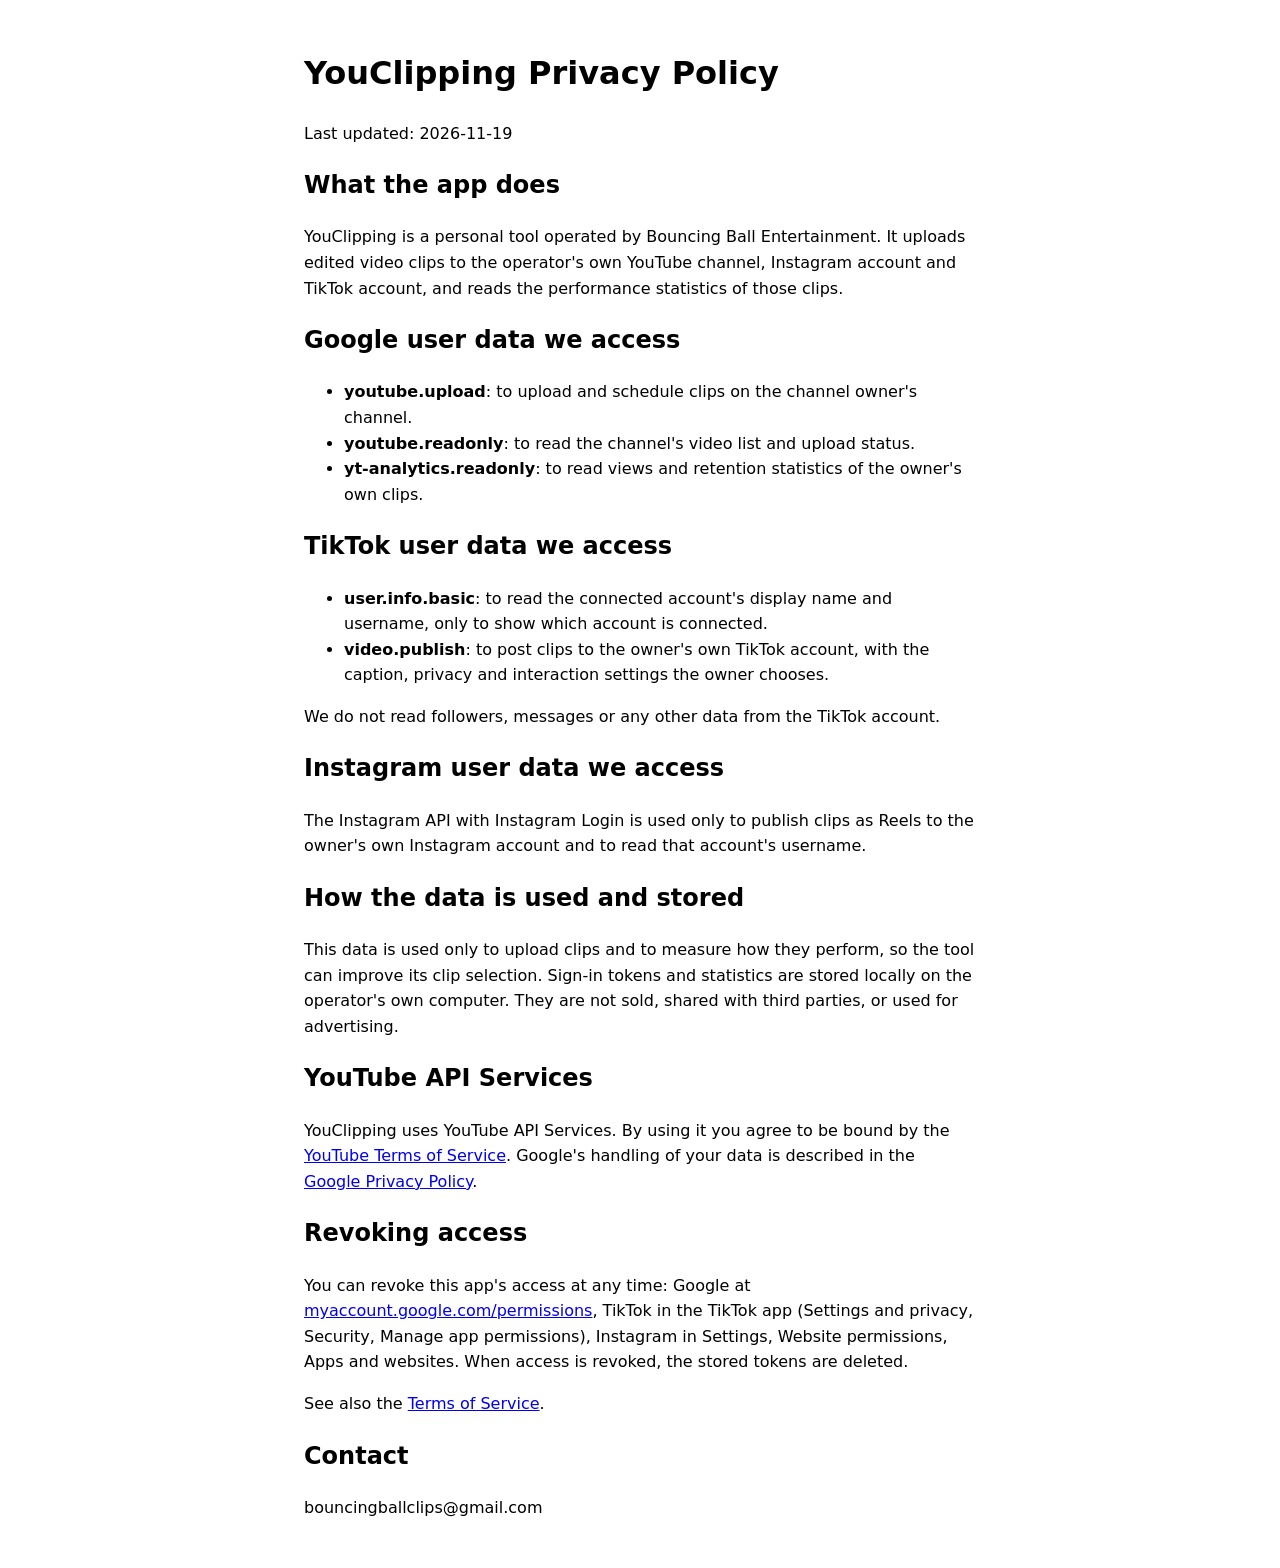
<file: privacy.html>
<!doctype html>
<html lang="en">
<head>
<meta charset="utf-8">
<meta name="viewport" content="width=device-width, initial-scale=1">
<title>YouClipping Privacy Policy</title>
<style>body{font-family:system-ui,sans-serif;max-width:42rem;margin:3rem auto;padding:0 1rem;line-height:1.6}</style>
</head>
<body>
<h1>YouClipping Privacy Policy</h1>
<p>Last updated: 2026-11-19</p>

<h2>What the app does</h2>
<p>YouClipping is a personal tool operated by Bouncing Ball Entertainment. It uploads edited video clips to the operator's own YouTube channel, Instagram account and TikTok account, and reads the performance statistics of those clips.</p>

<h2>Google user data we access</h2>
<ul>
<li><strong>youtube.upload</strong>: to upload and schedule clips on the channel owner's channel.</li>
<li><strong>youtube.readonly</strong>: to read the channel's video list and upload status.</li>
<li><strong>yt-analytics.readonly</strong>: to read views and retention statistics of the owner's own clips.</li>
</ul>

<h2>TikTok user data we access</h2>
<ul>
<li><strong>user.info.basic</strong>: to read the connected account's display name and username, only to show which account is connected.</li>
<li><strong>video.publish</strong>: to post clips to the owner's own TikTok account, with the caption, privacy and interaction settings the owner chooses.</li>
</ul>
<p>We do not read followers, messages or any other data from the TikTok account.</p>

<h2>Instagram user data we access</h2>
<p>The Instagram API with Instagram Login is used only to publish clips as Reels to the owner's own Instagram account and to read that account's username.</p>

<h2>How the data is used and stored</h2>
<p>This data is used only to upload clips and to measure how they perform, so the tool can improve its clip selection. Sign-in tokens and statistics are stored locally on the operator's own computer. They are not sold, shared with third parties, or used for advertising.</p>

<h2>YouTube API Services</h2>
<p>YouClipping uses YouTube API Services. By using it you agree to be bound by the <a href="https://www.youtube.com/t/terms">YouTube Terms of Service</a>. Google's handling of your data is described in the <a href="https://policies.google.com/privacy">Google Privacy Policy</a>.</p>

<h2>Revoking access</h2>
<p>You can revoke this app's access at any time: Google at <a href="https://myaccount.google.com/permissions">myaccount.google.com/permissions</a>, TikTok in the TikTok app (Settings and privacy, Security, Manage app permissions), Instagram in Settings, Website permissions, Apps and websites. When access is revoked, the stored tokens are deleted.</p>

<p>See also the <a href="terms.html">Terms of Service</a>.</p>

<h2>Contact</h2>
<p>bouncingballclips@gmail.com</p>
</body>
</html>
</file>
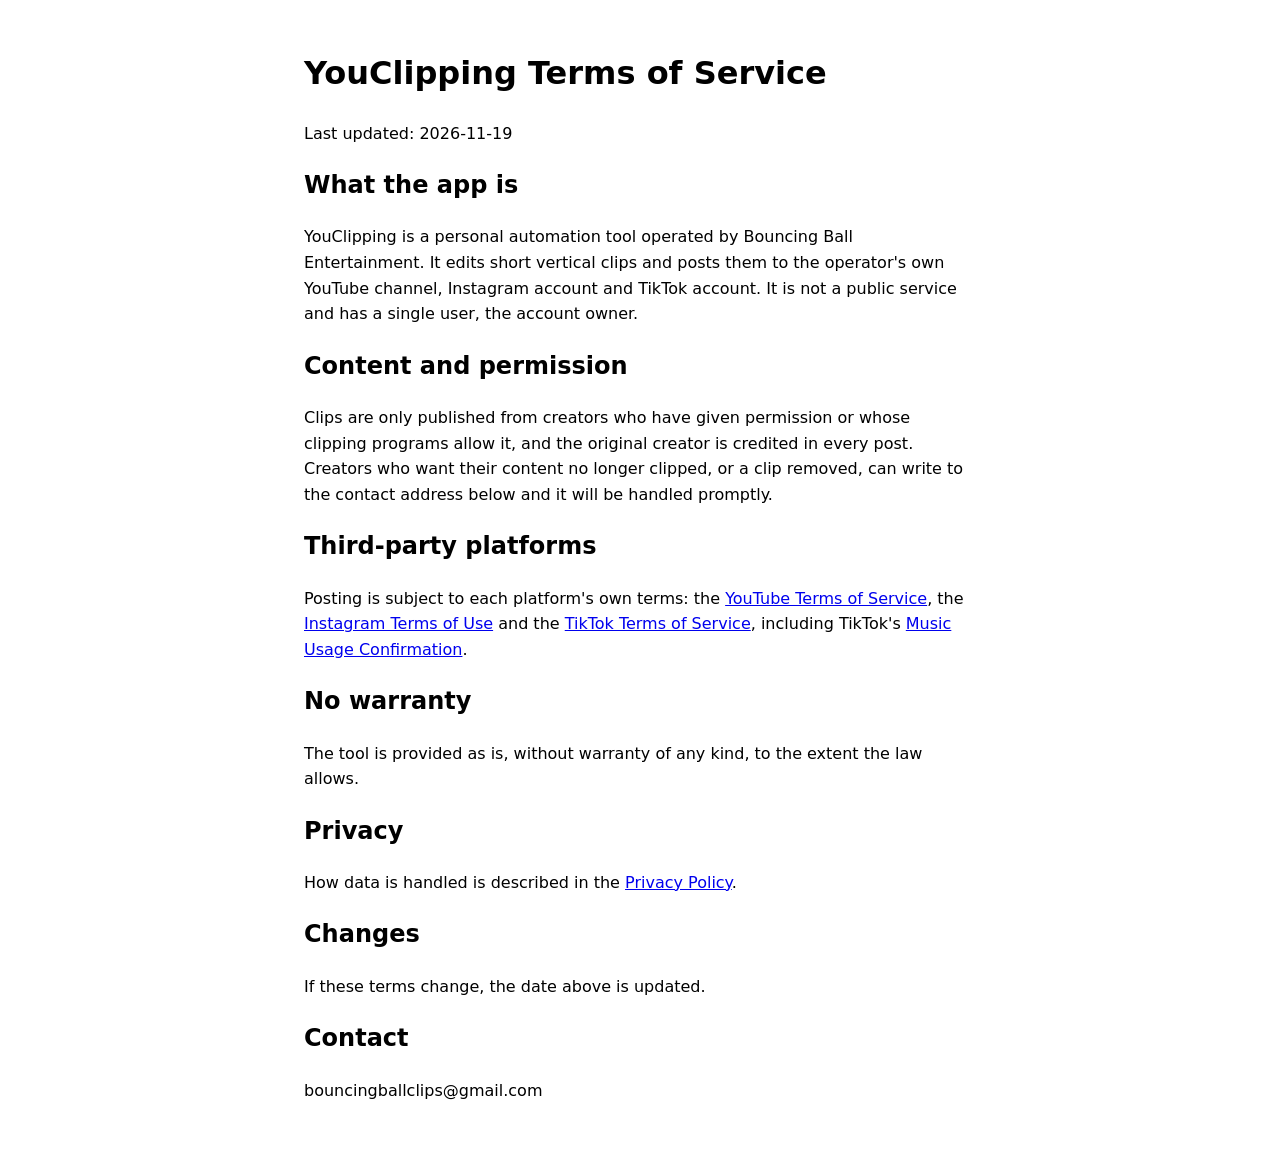
<file: terms.html>
<!doctype html>
<html lang="en">
<head>
<meta charset="utf-8">
<meta name="viewport" content="width=device-width, initial-scale=1">
<title>YouClipping Terms of Service</title>
<style>body{font-family:system-ui,sans-serif;max-width:42rem;margin:3rem auto;padding:0 1rem;line-height:1.6}</style>
</head>
<body>
<h1>YouClipping Terms of Service</h1>
<p>Last updated: 2026-11-19</p>

<h2>What the app is</h2>
<p>YouClipping is a personal automation tool operated by Bouncing Ball Entertainment. It edits short vertical clips and posts them to the operator's own YouTube channel, Instagram account and TikTok account. It is not a public service and has a single user, the account owner.</p>

<h2>Content and permission</h2>
<p>Clips are only published from creators who have given permission or whose clipping programs allow it, and the original creator is credited in every post. Creators who want their content no longer clipped, or a clip removed, can write to the contact address below and it will be handled promptly.</p>

<h2>Third-party platforms</h2>
<p>Posting is subject to each platform's own terms: the <a href="https://www.youtube.com/t/terms">YouTube Terms of Service</a>, the <a href="https://help.instagram.com/581066165581870">Instagram Terms of Use</a> and the <a href="https://www.tiktok.com/legal/page/global/terms-of-service/en">TikTok Terms of Service</a>, including TikTok's <a href="https://www.tiktok.com/legal/page/global/music-usage-confirmation/en">Music Usage Confirmation</a>.</p>

<h2>No warranty</h2>
<p>The tool is provided as is, without warranty of any kind, to the extent the law allows.</p>

<h2>Privacy</h2>
<p>How data is handled is described in the <a href="privacy.html">Privacy Policy</a>.</p>

<h2>Changes</h2>
<p>If these terms change, the date above is updated.</p>

<h2>Contact</h2>
<p>bouncingballclips@gmail.com</p>
</body>
</html>
</file>
<file: style.css>
/* ═══════════════════════════════════════════════════
   VOLUM — style.css  (v3)
   Lime-first, dark, athletic. Matches app design tokens.
═══════════════════════════════════════════════════ */

/* ─── CSS CUSTOM PROPERTIES ─────────────────────── */
:root {
  --bg-primary:     #0A121E;
  --bg-card:        #101D2E;
  --bg-surface:     #1A1A2E;
  --accent:         #A7FF41;
  --accent-glow:    rgba(167,255,65,0.15);
  --accent-text:    #0A0A0A;
  --brand:          #359EFF;
  --text-primary:   #FFFFFF;
  --text-secondary: #B0B0B0;
  --text-muted:     #767676;
  --border:         #2A2A2A;
  --error:          #FF5F57;
  --radius-card:    16px;
  --radius-pill:    999px;
  --font:           'Inter', system-ui, -apple-system, sans-serif;
  --max-width:      1100px;
  --section-pad:    72px;
}

/* ─── RESET ──────────────────────────────────────── */
*, *::before, *::after { box-sizing: border-box; margin: 0; padding: 0; }
html { scroll-behavior: smooth; -webkit-text-size-adjust: 100%; }
body {
  background: var(--bg-primary);
  color: var(--text-primary);
  font-family: var(--font);
  font-size: 16px;
  line-height: 1.6;
  -webkit-font-smoothing: antialiased;
}
img  { display: block; max-width: 100%; }
a    { color: inherit; text-decoration: none; }
button { cursor: pointer; border: none; background: none; font-family: inherit; }

/* ─── LAYOUT ─────────────────────────────────────── */
.container {
  width: 100%;
  max-width: var(--max-width);
  margin: 0 auto;
  padding: 0 24px;
}

.eyebrow {
  font-size: 12px;
  font-weight: 600;
  letter-spacing: 2px;
  text-transform: uppercase;
  color: var(--text-secondary);
  margin-bottom: 12px;
}

.section-sub {
  font-size: 18px;
  color: var(--text-secondary);
  max-width: 540px;
  margin: 14px auto 0;
  text-align: center;
  line-height: 1.7;
}

/* ─── BUTTONS ─────────────────────────────────────── */
.btn {
  display: inline-flex;
  align-items: center;
  justify-content: center;
  gap: 8px;
  padding: 14px 28px;
  border-radius: var(--radius-pill);
  font-size: 15px;
  font-weight: 600;
  line-height: 1;
  white-space: nowrap;
  transition: filter 150ms ease, box-shadow 150ms ease, transform 150ms ease, opacity 150ms ease;
  font-family: var(--font);
  border: none;
  cursor: pointer;
}

.btn-accent {
  background: var(--accent);
  color: var(--accent-text);
  box-shadow: 0 8px 24px rgba(167,255,65,0.25);
}
.btn-accent:hover         { filter: brightness(1.08); box-shadow: 0 12px 32px rgba(167,255,65,0.38); }
.btn-accent:active        { transform: scale(0.97); box-shadow: 0 4px 14px rgba(167,255,65,0.18); }
.btn-accent:focus-visible { outline: 2px solid #fff; outline-offset: 3px; }
.btn-accent:disabled      { opacity: 0.4; cursor: not-allowed; filter: none; box-shadow: none; }

.btn-ghost {
  background: transparent;
  color: var(--text-secondary);
  border: 1px solid var(--border);
}
.btn-ghost:hover         { border-color: var(--accent); color: var(--accent); }
.btn-ghost:active        { transform: scale(0.97); }
.btn-ghost:focus-visible { outline: 2px solid #fff; outline-offset: 3px; }

.btn-sm { padding: 10px 20px; font-size: 14px; }

@keyframes spin { to { transform: rotate(360deg); } }

/* ─── SKELETON ────────────────────────────────────── */
.skeleton {
  background: linear-gradient(90deg,
    var(--bg-card) 25%, var(--bg-surface) 50%, var(--bg-card) 75%);
  background-size: 200% 100%;
  animation: shimmer 1.5s infinite;
  border-radius: var(--radius-card);
}
@keyframes shimmer {
  from { background-position: 200% 0; }
  to   { background-position: -200% 0; }
}

/* ─── ANIMATIONS ──────────────────────────────────── */
@keyframes bounce-y {
  0%, 100% { transform: rotate(45deg) translate(0,0); }
  50%       { transform: rotate(45deg) translate(3px,3px); }
}
@keyframes fade-up {
  from { opacity: 0; transform: translateY(10px); }
  to   { opacity: 1; transform: translateY(0); }
}

/* ─── LANGUAGE PICKER ────────────────────────────── */
.lang-picker { position: relative; }

.lang-btn {
  display: flex;
  align-items: center;
  gap: 4px;
  padding: 6px 10px;
  background: transparent;
  border: 1px solid var(--border);
  border-radius: var(--radius-pill);
  color: var(--text-secondary);
  font-size: 12px;
  font-weight: 700;
  font-family: var(--font);
  letter-spacing: 0.5px;
  cursor: pointer;
  transition: border-color 150ms, color 150ms;
}
.lang-btn:hover         { border-color: var(--accent); color: var(--accent); }
.lang-btn:focus-visible { outline: 2px solid #fff; outline-offset: 3px; }
.lang-btn svg           { width: 9px; height: 9px; transition: transform 150ms ease; }
.lang-btn[aria-expanded="true"] svg { transform: rotate(180deg); }

.lang-dropdown {
  position: absolute;
  top: calc(100% + 8px);
  right: 0;
  background: var(--bg-surface);
  border: 1px solid var(--border);
  border-radius: 12px;
  overflow: hidden;
  list-style: none;
  min-width: 140px;
  box-shadow: 0 8px 24px rgba(0,0,0,0.45);
  display: none;
  z-index: 200;
}
.lang-dropdown.open { display: block; animation: fade-up 150ms ease both; }

.lang-dropdown li {
  padding: 11px 16px;
  font-size: 14px;
  font-weight: 500;
  color: var(--text-secondary);
  cursor: pointer;
  transition: background 120ms, color 120ms;
}
.lang-dropdown li:hover                  { background: var(--bg-card); color: var(--text-primary); }
.lang-dropdown li[aria-selected="true"]  { color: var(--accent); }
.lang-dropdown li:focus-visible          { outline: 2px solid var(--accent); outline-offset: -2px; }

.nav-mobile-lang {
  display: flex;
  gap: 8px;
  padding: 12px 0 4px;
}
.nav-mobile-lang button {
  flex: 1;
  padding: 8px;
  border: 1px solid var(--border);
  border-radius: 8px;
  background: transparent;
  color: var(--text-secondary);
  font-size: 13px;
  font-weight: 700;
  font-family: var(--font);
  cursor: pointer;
  transition: border-color 120ms, color 120ms;
}
.nav-mobile-lang button:hover,
.nav-mobile-lang button.active { border-color: var(--accent); color: var(--accent); }

/* ─── NAVBAR ──────────────────────────────────────── */
.navbar {
  position: fixed;
  top: 0; left: 0; right: 0;
  z-index: 100;
  transition: background 120ms ease, border-color 120ms ease;
  border-bottom: 1px solid transparent;
  transform: translateZ(0);
  will-change: transform;
}
.navbar.scrolled {
  background: rgba(26,26,46,0.88);
  backdrop-filter: blur(12px);
  -webkit-backdrop-filter: blur(12px);
  border-color: var(--border);
}

.nav-inner {
  max-width: var(--max-width);
  margin: 0 auto;
  padding: 0 24px;
  height: 64px;
  display: flex;
  align-items: center;
  gap: 32px;
}

.nav-logo img { height: 28px; width: auto; }

.nav-links { display: flex; gap: 28px; margin-left: auto; }
.nav-links a {
  font-size: 14px;
  font-weight: 500;
  color: var(--text-secondary);
  transition: color 150ms;
}
.nav-links a:hover,
.nav-links a[aria-current="page"] { color: var(--text-primary); }
.nav-links a:focus-visible { outline: 2px solid #fff; outline-offset: 3px; border-radius: 2px; }

.nav-cta { margin-left: 8px; }

.hamburger {
  display: none;
  flex-direction: column;
  gap: 5px;
  padding: 8px;
  margin-left: auto;
}
.hamburger span {
  display: block;
  width: 22px;
  height: 2px;
  background: var(--text-primary);
  border-radius: 2px;
  transition: transform 150ms ease, opacity 150ms ease;
}
.hamburger[aria-expanded="true"] span:nth-child(1) { transform: translateY(7px) rotate(45deg); }
.hamburger[aria-expanded="true"] span:nth-child(2) { opacity: 0; }
.hamburger[aria-expanded="true"] span:nth-child(3) { transform: translateY(-7px) rotate(-45deg); }
.hamburger:focus-visible { outline: 2px solid #fff; outline-offset: 3px; border-radius: 4px; }

.nav-mobile {
  display: none;
  flex-direction: column;
  padding: 8px 24px 20px;
  border-top: 1px solid var(--border);
  background: rgba(26,26,46,0.97);
  backdrop-filter: blur(12px);
  transform: translateZ(0);
}
.nav-mobile.open { display: flex; }
.nav-mobile a {
  font-size: 16px;
  font-weight: 500;
  color: var(--text-secondary);
  padding: 14px 0;
  border-bottom: 1px solid var(--border);
  transition: color 150ms;
}
.nav-mobile a:last-child { border-bottom: none; margin-top: 12px; text-align: center; }
.nav-mobile a:hover { color: var(--text-primary); }

/* ─── HERO ────────────────────────────────────────── */
.hero {
  position: relative;
  min-height: 100vh;
  display: flex;
  flex-direction: column;
  align-items: stretch;
  padding-top: 108px;
  overflow: hidden;
}

.hero-bg {
  position: absolute;
  inset: 0;
  background:
    radial-gradient(ellipse 70% 60% at 15% 100%, rgba(53,158,255,0.13) 0%, transparent 55%),
    url('assets/hero-bg.png') center / cover no-repeat;
  z-index: 0;
}
.hero-bg::after {
  content: '';
  position: absolute;
  inset: 0;
  background: rgba(10,18,30,0.88);
}

.hero-row {
  position: relative;
  z-index: 1;
  display: flex;
  align-items: center;
  justify-content: space-between;
  gap: 48px;
  flex: 1;
  padding-top: 20px;
  padding-bottom: 40px;
}

.hero-content {
  flex: 1;
  max-width: 560px;
}

.hero-phones {
  position: relative;
  z-index: 1;
  flex: 0 0 auto;
  overflow: visible;
}

.hero-phones::before {
  content: '';
  position: absolute;
  top: 0;
  left: 50%;
  transform: translateX(-50%);
  width: 70%;
  height: 100%;
  background: radial-gradient(ellipse at center top, rgba(167,255,65,0.07) 0%, transparent 65%);
  pointer-events: none;
  z-index: 0;
}

/* ─── PODIUM (hero 3-phone showcase) ────────────── */
.podium-deck {
  display: flex;
  justify-content: center;
  align-items: flex-end;
  perspective: 1400px;
}

.podium-card {
  position: relative;
  border-radius: 24px;
  overflow: hidden;
  cursor: pointer;
  flex-shrink: 0;
  aspect-ratio: 9 / 19;
  border: 1px solid rgba(255,255,255,0.08);
  transition: transform 350ms ease, box-shadow 350ms ease, filter 350ms ease, border-color 350ms ease;
}

.podium-card img {
  width: 100%;
  height: 100%;
  object-fit: cover;
  object-position: top;
  display: block;
}

.podium-left {
  width: 170px;
  transform: rotateY(14deg) translateX(20px) scale(0.95);
  transform-origin: right center;
  filter: brightness(0.72);
  z-index: 2;
  margin-right: -44px;
  box-shadow: -4px 24px 52px rgba(0,0,0,0.55);
}

.podium-center {
  width: 220px;
  aspect-ratio: 1038 / 2048;
  transform: translateY(-24px);
  z-index: 5;
  border-color: rgba(167,255,65,0.4);
  box-shadow: 0 28px 64px rgba(0,0,0,0.65),
              0 0 0 1px rgba(167,255,65,0.4),
              0 0 52px rgba(167,255,65,0.2);
  animation: phone-float-neutral 5s ease-in-out infinite;
}

.podium-right {
  width: 170px;
  transform: rotateY(-14deg) translateX(-20px) scale(0.95);
  transform-origin: left center;
  filter: brightness(0.72);
  z-index: 2;
  margin-left: -44px;
  box-shadow: 4px 24px 52px rgba(0,0,0,0.55);
}


.podium-card .showcase-overlay {
  position: absolute;
  bottom: 0; left: 0; right: 0;
  padding: 52px 18px 20px;
  background: linear-gradient(to top, rgba(10,18,30,0.97) 0%, rgba(10,18,30,0.75) 55%, transparent 100%);
  transform: translateY(100%);
  transition: transform 300ms ease;
}

.podium-card.active .showcase-overlay { transform: translateY(0); }

.podium-card .showcase-overlay h3 {
  font-size: 14px;
  font-weight: 700;
  color: var(--accent);
  margin-bottom: 5px;
}

.podium-card .showcase-overlay p {
  font-size: 13px;
  color: var(--text-secondary);
  line-height: 1.5;
}

/* Desktop: the .active class is only toggled by the mobile carousel, so
   reveal captions here on hover, with the center card shown by default.
   Hovering a card flattens it, brightens it, and zooms it forward. */
@media (min-width: 768px) {
  .podium-card.podium-center .showcase-overlay,
  .podium-card:hover .showcase-overlay { transform: translateY(0); }

  .podium-card:hover { filter: brightness(1); z-index: 6; }
  .podium-left:hover {
    transform: rotateY(0) translateX(0) translateY(-12px) scale(1.08);
  }
  .podium-right:hover {
    transform: rotateY(0) translateX(0) translateY(-12px) scale(1.08);
  }
  .podium-center:hover {
    transform: translateY(-32px) scale(1.05);
    animation-play-state: paused;
  }
}

.hero-phone {
  width: 200px;
  aspect-ratio: 9 / 19;
  border-radius: 32px;
  overflow: hidden;
  border: 1px solid rgba(255,255,255,0.1);
  box-shadow: 0 32px 80px rgba(0,0,0,0.6), 0 0 0 1px rgba(255,255,255,0.04), 0 0 48px rgba(167,255,65,0.12);
  animation: hero-icon-enter 700ms ease both, phone-float-neutral 5s ease-in-out 750ms infinite;
  animation-delay: 750ms, 750ms;
}

.hero-phone-img {
  width: 100%;
  height: 100%;
  object-fit: cover;
  object-position: top;
  display: block;
}

.hero-eyebrow {
  font-size: 12px;
  font-weight: 600;
  letter-spacing: 2px;
  text-transform: uppercase;
  color: var(--text-secondary);
  margin-bottom: 20px;
}

.hero-headline {
  font-size: 56px;
  font-weight: 800;
  line-height: 1.07;
  letter-spacing: -1.5px;
  margin-bottom: 20px;
}

.hero-sub {
  font-size: 18px;
  color: var(--text-secondary);
  line-height: 1.7;
  margin-bottom: 0;
  max-width: 520px;
}

.hero-proof {
  font-size: 14px;
  font-weight: 600;
  color: var(--text-primary);
  margin-top: 20px;
  margin-bottom: 16px;
  background: rgba(167,255,65,0.06);
  border: 1px solid rgba(167,255,65,0.18);
  border-radius: 8px;
  padding: 10px 14px;
  align-self: flex-start;
}

.hero-differentiator {
  font-size: 15px;
  font-weight: 500;
  color: var(--text-secondary);
  margin-bottom: 16px;
  font-style: italic;
}

.waitlist-form {
  display: flex;
  flex-wrap: wrap;
  gap: 10px;
  max-width: 460px;
  margin-bottom: 16px;
}

.waitlist-input {
  flex: 1;
  padding: 14px 18px;
  background: rgba(255,255,255,0.06);
  border: 1px solid var(--border);
  border-radius: var(--radius-pill);
  color: var(--text-primary);
  font-size: 15px;
  font-family: var(--font);
  outline: none;
  transition: border-color 150ms;
  min-width: 0;
}
.waitlist-input::placeholder { color: var(--text-muted); }
.waitlist-input:focus        { border-color: var(--accent); }

.form-message     { font-size: 14px; margin-bottom: 6px; min-height: 18px; }
.form-success-msg { color: var(--accent); }
.form-error-msg   { color: var(--error); }

.form-privacy {
  font-size: 12px;
  color: var(--text-muted);
  margin-top: 0;
  text-align: left;
}
.form-consent {
  font-size: 11px;
  color: var(--text-muted);
  margin-top: 4px;
  text-align: left;
  opacity: 0.75;
}
.form-consent a { color: var(--text-muted); text-decoration: underline; }
.form-consent a:hover { color: var(--accent); }

/* Required opt-in consent checkbox (GDPR). Full-width row within the form,
   with readable contrast (uses --text-secondary, not the dim --text-muted). */
.form-consent-check {
  flex-basis: 100%;
  display: flex;
  align-items: flex-start;
  gap: 9px;
  margin-top: 2px;
  font-size: 12.5px;
  line-height: 1.45;
  color: var(--text-secondary);
  text-align: left;
  cursor: pointer;
}
.form-consent-check input[type="checkbox"] {
  flex-shrink: 0;
  width: 16px;
  height: 16px;
  margin-top: 1px;
  accent-color: var(--accent);
  cursor: pointer;
}
.form-consent-check a { color: var(--text-secondary); text-decoration: underline; }
.form-consent-check a:hover { color: var(--accent); }

.waitlist-count {
  font-size: 13px;
  color: var(--accent);
  font-weight: 500;
  margin-top: 10px;
  opacity: 0.85;
}

.hero-launch { font-size: 13px; color: var(--text-muted); }

.hero-wordplay-bottom {
  position: relative;
  z-index: 2;
  text-align: center;
  font-size: 12px;
  font-weight: 600;
  letter-spacing: 2px;
  color: var(--text-muted);
  padding: 14px 0 8px;
}

.hero-launch-inline {
  font-weight: 400;
  letter-spacing: 0.5px;
  margin-left: 12px;
}

.hero-scroll-hint {
  position: absolute;
  bottom: 36px;
  left: 50%;
  transform: translateX(-50%);
  z-index: 1;
}
.hero-scroll-hint span {
  display: block;
  width: 18px;
  height: 18px;
  border-right: 2px solid var(--text-muted);
  border-bottom: 2px solid var(--text-muted);
  animation: bounce-y 1.8s ease-in-out infinite;
}

/* ─── FEATURES ────────────────────────────────────── */
.features { padding: var(--section-pad) 0; }
.features .container { text-align: center; }

.features-tagline {
  font-size: 16px;
  color: var(--text-secondary);
  margin: 12px auto 0;
  max-width: 480px;
}

.features-ai-callout {
  display: flex;
  align-items: center;
  gap: 14px;
  margin-top: 28px;
  padding: 16px 22px;
  background: var(--accent-glow);
  border: 1px solid rgba(167,255,65,0.2);
  border-radius: var(--radius-card);
  flex-wrap: wrap;
}

.features-ai-badge {
  font-size: 11px;
  font-weight: 700;
  letter-spacing: 1.5px;
  text-transform: uppercase;
  color: var(--accent-text);
  background: var(--accent);
  border-radius: var(--radius-pill);
  padding: 4px 10px;
  white-space: nowrap;
}

.features-ai-callout p {
  font-size: 15px;
  color: var(--text-secondary);
  margin: 0;
  text-align: left;
}

.features h2 {
  font-size: 40px;
  font-weight: 700;
  letter-spacing: -0.5px;
  max-width: 620px;
  margin: 0 auto;
  line-height: 1.2;
}

.features-grid {
  display: grid;
  grid-template-columns: repeat(2, 1fr);
  gap: 20px;
  margin-top: 48px;
  text-align: left;
}

.feature-card {
  background: var(--bg-card);
  border: 1px solid var(--border);
  border-radius: var(--radius-card);
  padding: 28px;
  transition: transform 150ms ease, border-color 150ms ease, box-shadow 150ms ease;
}
.feature-card:hover {
  transform: translateY(-4px);
  border-color: var(--accent);
  box-shadow: 0 0 0 1px var(--accent), 0 16px 40px rgba(167,255,65,0.07);
}

.feature-icon {
  width: 44px;
  height: 44px;
  background: var(--accent-glow);
  border-radius: 12px;
  display: flex;
  align-items: center;
  justify-content: center;
  margin-bottom: 16px;
  color: var(--accent);
}

.feature-card h3 { font-size: 18px; font-weight: 600; margin-bottom: 8px; }
.feature-card p  { font-size: 15px; color: var(--text-secondary); line-height: 1.65; }

/* ─── VOLUME STATEMENT ────────────────────────────── */
.volume-statement {
  padding: var(--section-pad) 0;
  background: var(--bg-card);
  border-top: 1px solid var(--border);
  border-bottom: 1px solid var(--border);
}
.volume-statement .container { text-align: center; max-width: 720px; }

.volume-statement h2 {
  font-size: 40px;
  font-weight: 700;
  letter-spacing: -0.5px;
  margin-bottom: 12px;
}

.volume-body {
  font-size: 18px;
  color: var(--text-secondary);
  line-height: 1.75;
  margin-bottom: 40px;
}

.volume-formula {
  display: flex;
  align-items: center;
  justify-content: center;
  gap: 14px;
  flex-wrap: wrap;
}
.volume-formula span { font-size: 20px; font-weight: 700; color: var(--accent); }
.volume-formula .op  { color: var(--text-muted); font-weight: 400; }
.volume-formula > span:last-child { font-size: 26px; text-shadow: 0 0 18px rgba(167,255,65,0.35); }

/* ─── FAQ (AI Overview / answer-engine target) ───────── */
.faq { padding: var(--section-pad) 0; }
.faq .container { text-align: center; }
.faq h2 {
  font-size: clamp(28px, 5vw, 40px);
  font-weight: 700;
  letter-spacing: -0.5px;
  margin-bottom: 40px;
}
.faq-list {
  max-width: 760px;
  margin: 0 auto;
  text-align: left;
}
.faq-item {
  border: 1px solid var(--border);
  border-radius: 12px;
  background: var(--bg-card);
  margin-bottom: 12px;
  overflow: hidden;
  transition: border-color 200ms ease;
}
.faq-item[open] { border-color: rgba(167,255,65,0.4); }
.faq-item summary {
  list-style: none;
  cursor: pointer;
  padding: 18px 22px;
  font-size: 17px;
  font-weight: 600;
  color: var(--text-primary);
  display: flex;
  align-items: center;
  justify-content: space-between;
  gap: 16px;
}
.faq-item summary::-webkit-details-marker { display: none; }
.faq-item summary::after {
  content: '';
  flex-shrink: 0;
  width: 9px;
  height: 9px;
  border-right: 2px solid var(--accent);
  border-bottom: 2px solid var(--accent);
  transform: rotate(45deg);
  transition: transform 200ms ease;
}
.faq-item[open] summary::after { transform: rotate(-135deg); }
.faq-item summary:hover { color: var(--accent); }
.faq-answer {
  margin: 0;
  padding: 0 22px 20px;
  font-size: 15px;
  line-height: 1.65;
  color: var(--text-secondary);
}

/* ─── HOW IT WORKS ────────────────────────────────── */
.how-it-works { padding: var(--section-pad) 0; }
.how-it-works .container { text-align: center; }

.how-it-works h2 {
  font-size: 40px;
  font-weight: 700;
  letter-spacing: -0.5px;
  margin-bottom: 52px;
}

.steps-grid {
  display: grid;
  grid-template-columns: repeat(3, 1fr);
  position: relative;
  text-align: left;
  gap: 40px;
}

.steps-grid::before {
  content: '';
  position: absolute;
  top: 58px;
  left: 6px;
  right: calc(33.33% - 33px);
  height: 1px;
  background: var(--border);
}

.step-connector-fill {
  position: absolute;
  top: 58px;
  left: 6px;
  right: calc(33.33% - 33px);
  height: 1px;
  background: var(--accent);
  box-shadow: 0 0 8px rgba(167,255,65,0.45);
  transform: scaleX(0);
  transform-origin: left center;
  transition: transform 600ms cubic-bezier(0.4, 0, 0.2, 1);
  pointer-events: none;
  z-index: 1;
}

.step { position: relative; }

.step-number {
  display: block;
  font-size: 64px;
  font-weight: 800;
  color: var(--accent);
  opacity: 0.30;
  text-shadow: 0 0 32px rgba(167,255,65,0.45);
  line-height: 1;
  margin-bottom: -12px;
  font-variant-numeric: tabular-nums;
  transition: opacity 500ms ease, text-shadow 500ms ease;
}

.step-dot {
  width: 12px;
  height: 12px;
  background: var(--accent);
  border-radius: 50%;
  margin-bottom: 20px;
  position: relative;
  z-index: 1;
  box-shadow: 0 0 0 4px rgba(167,255,65,0.15);
}

.step h3 { font-size: 18px; font-weight: 600; margin-bottom: 10px; transition: color 500ms ease; }
.step p  { font-size: 15px; color: var(--text-secondary); line-height: 1.65; }

/* ─── ACTIVE STEP (loop cycle) ───────────────────── */
.step.loop-active .step-number {
  opacity: 0.60;
  text-shadow: 0 0 50px rgba(167,255,65,0.70);
}

.step.loop-active .step-dot {
  animation: dot-ripple 1.6s ease-out infinite;
}

.step.loop-active h3 { color: var(--accent); }

@keyframes dot-ripple {
  0%   { box-shadow: 0 0 0 4px rgba(167,255,65,0.25); }
  70%  { box-shadow: 0 0 0 12px rgba(167,255,65,0); }
  100% { box-shadow: 0 0 0 12px rgba(167,255,65,0); }
}

/* ─── TESTIMONIALS ──────────────────────────────── */
.testimonials { padding: var(--section-pad) 0; }
.testimonials .container { text-align: center; }

.testimonials-heading {
  font-size: 40px;
  font-weight: 700;
  letter-spacing: -0.5px;
  margin-bottom: 48px;
}

.testimonials-grid {
  display: grid;
  grid-template-columns: repeat(3, 1fr);
  gap: 24px;
  align-items: start;
  text-align: left;
}

.testimonial-card {
  padding: 24px 28px 24px 24px;
  background: rgba(167,255,65,0.03);
  border-left: 3px solid rgba(167,255,65,0.4);
  border-radius: 0 var(--radius-card) var(--radius-card) 0;
  cursor: pointer;
  transition: background 200ms, border-color 200ms;
}

.testimonial-card:hover {
  background: rgba(167,255,65,0.07);
  border-left-color: var(--accent);
}

.testimonial-quote {
  font-size: 14px;
  font-weight: 400;
  line-height: 1.75;
  color: var(--text-secondary);
  font-style: italic;
  margin-bottom: 16px;
}

.testimonial-attr {
  display: flex;
  flex-direction: column;
  gap: 3px;
}

.testimonial-name {
  font-size: 13px;
  font-weight: 600;
  color: var(--text-primary);
}

.testimonial-handle {
  display: inline-flex;
  align-items: center;
  gap: 4px;
  font-size: 12px;
  font-weight: 500;
  color: var(--accent);
  text-decoration: none;
  opacity: 0.85;
  transition: opacity 150ms, gap 150ms;
}

.testimonial-handle:hover {
  opacity: 1;
  gap: 6px;
  text-decoration: underline;
  text-underline-offset: 3px;
}

/* ─── REAL NUMBERS ────────────────────────────────── */
.real-numbers {
  padding: var(--section-pad) 0;
  background: var(--bg-card);
  border-top: 1px solid var(--border);
  border-bottom: 1px solid var(--border);
}
.real-numbers .container { text-align: center; }

.real-numbers h2 {
  font-size: 40px;
  font-weight: 700;
  letter-spacing: -0.5px;
  margin-bottom: 12px;
}

.stats-grid {
  display: flex;
  justify-content: center;
  gap: 80px;
  flex-wrap: wrap;
  margin-top: 52px;
}

.stat-item { text-align: center; }

.stat-number {
  display: block;
  font-size: 48px;
  font-weight: 800;
  color: var(--accent);
  font-variant-numeric: tabular-nums;
  line-height: 1;
  margin-bottom: 8px;
}

.stat-label { font-size: 14px; color: var(--text-secondary); }

.stats-fine-print {
  margin-top: 44px;
  font-size: 12px;
  color: var(--text-muted);
}


/* ─── APP SCREENSHOTS ─────────────────────────────── */
.mockup-section { padding: var(--section-pad) 0; }
.mockup-section .container { text-align: center; }

.mockup-section h2 {
  font-size: 40px;
  font-weight: 700;
  letter-spacing: -0.5px;
  margin-bottom: 12px;
}

.showcase-deck {
  display: flex;
  justify-content: center;
  align-items: flex-end;
  padding: 24px 0 52px;
  margin-top: 56px;
  overflow: visible;
}

.showcase-card {
  position: relative;
  width: 160px;
  aspect-ratio: 9 / 19;
  flex-shrink: 0;
  border-radius: 20px;
  overflow: hidden;
  cursor: pointer;
  background: var(--bg-card);
  border: 1px solid rgba(255,255,255,0.08);
  box-shadow: 0 8px 28px rgba(0,0,0,0.55);
  transition: transform 250ms ease, box-shadow 250ms ease, border-color 250ms ease;
  margin-left: -36px;
}

.showcase-card:first-child { margin-left: 0; }

.showcase-card:nth-child(1) { transform: rotate(-5deg) translateY(8px);  z-index: 1; }
.showcase-card:nth-child(2) { transform: rotate(-2deg) translateY(3px);  z-index: 2; }
.showcase-card:nth-child(3) { transform: rotate(1deg)  translateY(0px);  z-index: 3; }
.showcase-card:nth-child(4) { transform: rotate(-1deg) translateY(4px);  z-index: 3; }
.showcase-card:nth-child(5) { transform: rotate(3deg)  translateY(6px);  z-index: 2; }
.showcase-card:nth-child(6) { transform: rotate(6deg)  translateY(10px); z-index: 1; }

.showcase-card:hover,
.showcase-card:focus-visible {
  transform: rotate(0deg) translateY(-24px) scale(1.12) !important;
  z-index: 20;
  box-shadow: 0 28px 56px rgba(0,0,0,0.7), 0 0 0 1px var(--accent);
  border-color: var(--accent);
  outline: none;
}

.showcase-img {
  width: 100%;
  height: 100%;
  object-fit: cover;
  display: block;
}

.showcase-overlay {
  position: absolute;
  bottom: 0;
  left: 0;
  right: 0;
  padding: 40px 14px 14px;
  background: linear-gradient(to top, rgba(10,18,30,0.97) 0%, rgba(10,18,30,0.75) 55%, transparent 100%);
  transform: translateY(100%);
  transition: transform 250ms ease;
}

.showcase-card:hover .showcase-overlay,
.showcase-card:focus-visible .showcase-overlay {
  transform: translateY(0);
}

.showcase-overlay h3 {
  font-size: 12px;
  font-weight: 700;
  color: var(--accent);
  margin-bottom: 3px;
  text-align: left;
}

.showcase-overlay p {
  font-size: 11px;
  color: var(--text-secondary);
  line-height: 1.45;
  text-align: left;
}

/* ─── MID-PAGE CTA ───────────────────────────────── */
.mid-cta {
  padding: 52px 0;
  border-top: 1px solid var(--border);
  border-bottom: 1px solid var(--border);
}

.mid-cta-inner {
  display: flex;
  align-items: center;
  justify-content: space-between;
  gap: 32px;
  flex-wrap: wrap;
}

.mid-cta-quote {
  font-size: 14px;
  font-style: italic;
  color: var(--text-secondary);
  border-left: 2px solid var(--accent);
  padding-left: 12px;
  margin: 8px 0 0;
  max-width: 340px;
}
.mid-cta-quote cite { font-style: normal; font-weight: 600; color: var(--text-primary); }

.mid-cta-heading {
  font-size: 24px;
  font-weight: 700;
  color: var(--text-primary);
  margin: 0;
  max-width: 360px;
  line-height: 1.3;
}

.mid-cta-right {
  flex: 1;
  min-width: 280px;
}

.mid-cta-form {
  max-width: 460px;
  margin-bottom: 0;
  flex-direction: column;
  align-items: stretch;
}
.mid-cta-form .waitlist-input { width: 100%; }
.mid-cta-form .btn { width: 100%; }

/* ─── WAITLIST CTA ────────────────────────────────── */
.waitlist-section {
  padding: var(--section-pad) 0;
  background: var(--bg-card);
  border-top: 3px solid var(--accent);
}

.waitlist-inner { text-align: center; max-width: 620px; }

.waitlist-inner h2 {
  font-size: 36px;
  font-weight: 700;
  letter-spacing: -0.5px;
  margin-bottom: 12px;
}

.waitlist-inner > p {
  font-size: 18px;
  color: var(--text-secondary);
  margin-bottom: 32px;
  line-height: 1.65;
}

.waitlist-form-large {
  flex-direction: column;
  max-width: 380px;
  margin: 0 auto;
  gap: 8px;
}

/* Center the Android/iPhone picker in the (centered) waitlist section
   and align it to the form width below it. */
.waitlist-inner .platform-picker {
  justify-content: center;
  max-width: 380px;
  margin-left: auto;
  margin-right: auto;
}

.waitlist-form-large .waitlist-input {
  border-radius: 12px;
  text-align: center;
  padding: 16px 18px;
}

.waitlist-form-large .btn { width: 100%; padding: 16px; font-size: 16px; }

.waitlist-inner .waitlist-count {
  font-size: 14px;
  color: var(--accent);
  font-weight: 500;
  margin-bottom: 24px;
  opacity: 0.85;
}

.waitlist-inner .form-privacy {
  font-size: 12px;
  color: var(--text-muted);
  margin-bottom: 0;
  margin-top: 12px;
  text-align: center;
  line-height: 1.5;
}

.share-nudge { font-size: 14px; color: var(--text-muted); margin-top: 20px; }
.share-nudge button {
  color: var(--accent);
  font-size: 14px;
  font-weight: 600;
  font-family: var(--font);
  text-decoration: underline;
  text-underline-offset: 3px;
  margin-left: 4px;
}
.share-nudge button:focus-visible { outline: 2px solid #fff; outline-offset: 3px; border-radius: 2px; }
.share-copied { font-size: 13px; color: var(--accent); margin-top: 6px; display: none; }

/* ─── FOOTER ──────────────────────────────────────── */
.footer {
  background: var(--bg-primary);
  border-top: 1px solid var(--border);
  padding: 48px 0;
}

.footer-inner {
  display: flex;
  flex-direction: column;
  align-items: center;
  gap: 24px;
  text-align: center;
}

.footer-links { display: flex; flex-wrap: wrap; gap: 8px 24px; justify-content: center; }
.footer-links a { font-size: 14px; color: var(--text-muted); transition: color 150ms; }
.footer-links a:hover { color: var(--text-primary); }
.footer-links a:focus-visible { outline: 2px solid #fff; outline-offset: 3px; border-radius: 2px; }

.footer-social { display: flex; gap: 20px; }

.footer-social a {
  display: flex;
  align-items: center;
  gap: 7px;
  font-size: 14px;
  color: var(--text-muted);
  transition: color 150ms;
}
.footer-social a:hover        { color: var(--accent); }
.footer-social a:focus-visible { outline: 2px solid #fff; outline-offset: 3px; border-radius: 2px; }

.footer-badges { display: flex; gap: 12px; flex-wrap: wrap; justify-content: center; }

.badge {
  display: inline-flex;
  align-items: center;
  gap: 8px;
  padding: 10px 18px;
  border: 1px solid var(--border);
  border-radius: var(--radius-pill);
  font-size: 13px;
  font-weight: 500;
  color: var(--text-secondary);
  transition: border-color 150ms, color 150ms;
  cursor: default;
}
.badge-play.active:hover { border-color: var(--accent); color: var(--accent); cursor: pointer; }
.badge-ios   { opacity: 0.4; }
.badge-icon  { font-size: 15px; }

.footer-copy { font-size: 13px; color: var(--text-muted); }

/* ─── RESPONSIVE — 900px ─────────────────────────── */
@media (max-width: 900px) {
  .showcase-deck { padding-bottom: 36px; }
  .showcase-card { width: 140px; margin-left: -30px; }
}

/* ─── RESPONSIVE — 768px ─────────────────────────── */
@media (max-width: 768px) {
  :root { --section-pad: 48px; }

  .nav-links, .nav-cta { display: none; }
  .hamburger { display: flex; }

  .hero { padding-top: 88px; min-height: auto; padding-bottom: 60px; }
  .hero-row { flex-direction: column; gap: 0; padding-bottom: 0; }

  /* Surface the email form high on mobile; push secondary proof copy below. */
  .hero-content { display: flex; flex-direction: column; }
  .hero-content > .hero-eyebrow        { order: 1; }
  .hero-content > .hero-headline       { order: 2; }
  .hero-content > .hero-sub            { order: 3; }
  .hero-content > .waitlist-count      { order: 4; }
  .hero-content > .platform-picker     { order: 5; }
  .hero-content > .waitlist-form       { order: 6; }
  .hero-content > .form-privacy        { order: 7; }
  .hero-content > .form-message        { order: 8; }
  .hero-content > .hero-differentiator { order: 9; }
  .hero-content > .hero-proof          { order: 10; }
  .hero-content > .hero-launch         { order: 11; }

  /* ── Podium → swipe carousel ── */
  .hero-phones { width: 100%; overflow: hidden; margin-top: 24px; }
  .podium-left, .podium-right { display: block; }
  .podium-deck {
    display: flex;
    overflow-x: auto;
    scroll-snap-type: x mandatory;
    scroll-padding-inline: 10%;
    -webkit-overflow-scrolling: touch;
    scrollbar-width: none;
    gap: 12px;
    padding: 20px 10%;
    align-items: center;
    perspective: none;
    justify-content: flex-start;
  }
  .podium-deck::-webkit-scrollbar { display: none; }
  .podium-left,
  .podium-center,
  .podium-right {
    flex-shrink: 0;
    width: 80%;
    max-width: none;
    scroll-snap-align: center;
    transform: none !important;
    animation: none;
    filter: none !important;
    margin: 0;
    box-shadow: 0 8px 24px rgba(0,0,0,0.5);
    border-color: rgba(255,255,255,0.12);
  }
  .podium-center {
    aspect-ratio: 9 / 19;
  }
  .podium-card.active {
    border-color: rgba(167,255,65,0.70) !important;
    box-shadow: 0 12px 36px rgba(0,0,0,0.65),
                0 0 0 1px rgba(167,255,65,0.60),
                0 0 32px rgba(167,255,65,0.25) !important;
  }
  .hero-headline { font-size: 40px; letter-spacing: -1px; }
  .hero-sub      { font-size: 16px; }
  .waitlist-form { flex-direction: column; }
  .waitlist-form .btn { width: 100%; }
  .platform-picker .platform-btn { padding: 12px 22px; font-size: 14px; }
  .form-consent { font-size: 12px; opacity: 0.9; }
  .mid-cta-inner { flex-direction: column; gap: 20px; }
  .mid-cta-heading { font-size: 20px; max-width: 100%; text-align: center; }
  .mid-cta-quote { max-width: 100%; text-align: center; border-left: none; border-top: 2px solid var(--accent); padding: 10px 0 0; }
  .mid-cta-right { width: 100%; }
  .mid-cta-form { max-width: 100%; }

  .features h2,
  .volume-statement h2,
  .how-it-works h2,
  .real-numbers h2,
  .mockup-section h2,
.waitlist-inner h2 { font-size: 30px; }

  .features-grid { grid-template-columns: 1fr; }

  .steps-grid { grid-template-columns: 1fr; gap: 36px; }
  .steps-grid::before { display: none; }
  .step-number { font-size: 44px; margin-bottom: -8px; }

  .stats-grid { display: grid; grid-template-columns: repeat(3, 1fr); gap: 24px; }
  .stat-number { font-size: 36px; }

  .showcase-deck {
    display: grid;
    grid-template-columns: repeat(2, 1fr);
    gap: 12px;
    padding: 0;
    overflow: visible;
  }
  .showcase-card {
    width: 100%;
    margin-left: 0;
    transform: none !important;
    z-index: 1 !important;
  }

  .testimonials-grid { grid-template-columns: 1fr; }
  .testimonials-heading { font-size: 30px; }

  .testimonial-card { -webkit-tap-highlight-color: rgba(167,255,65,0.12); }
  .testimonial-card:active { background: rgba(167,255,65,0.09); }
  .testimonial-handle { padding: 6px 0; }

}

/* ─── RESPONSIVE — 480px ─────────────────────────── */
@media (max-width: 480px) {
  .hero-headline { font-size: 34px; }

  .showcase-deck { gap: 10px; }
  .stats-grid { gap: 20px; }
  .waitlist-form-large { width: 100%; }

}

/* ─── RESPONSIVE — 375px ─────────────────────────── */
@media (max-width: 375px) {
  .hero-headline { font-size: 28px; letter-spacing: -0.5px; }
}

/* ─── HERO ICON ENTER ────────────────────────────── */
@keyframes hero-icon-enter {
  from { opacity: 0; transform: translateY(12px); }
  to   { opacity: 1; transform: translateY(0); }
}

/* ─── HERO STAGGER ON LOAD ───────────────────────── */
.hero-eyebrow  { animation: fade-up 600ms ease both; animation-delay:   0ms; }
.hero-headline { animation: fade-up 600ms ease both; animation-delay: 150ms; }
.hero-sub      { animation: fade-up 600ms ease both; animation-delay: 300ms; }
.hero-proof    { animation: fade-up 600ms ease both; animation-delay: 420ms; }
.waitlist-form { animation: fade-up 600ms ease both; animation-delay: 540ms; }
.hero-launch   { animation: fade-up 600ms ease both; animation-delay: 660ms; }

/* ─── SCROLL REVEAL ───────────────────────────────── */
.reveal {
  opacity: 0;
  transform: translateY(16px);
  transition: opacity 500ms ease, transform 500ms ease;
}
.reveal.visible {
  opacity: 1;
  transform: translateY(0);
}

/* ─── PHONE FLOAT ─────────────────────────────────── */
@keyframes phone-float-left {
  0%, 100% { transform: rotate(-3deg) translateY(0px);   }
  50%       { transform: rotate(-3deg) translateY(-10px); }
}
@keyframes phone-float-right {
  0%, 100% { transform: rotate(3deg) translateY(0px);  }
  50%       { transform: rotate(3deg) translateY(-8px); }
}
@keyframes phone-float-neutral {
  0%, 100% { transform: translateY(0px);  }
  50%       { transform: translateY(-8px); }
}

/* ─── VOLUME FORMULA SEQUENTIAL REVEAL ───────────── */
.volume-formula.revealed span              { animation: formula-item 350ms ease forwards; }
.volume-formula.revealed span:nth-child(1) { animation-delay:   0ms; }
.volume-formula.revealed span:nth-child(2) { animation-delay: 100ms; }
.volume-formula.revealed span:nth-child(3) { animation-delay: 200ms; }
.volume-formula.revealed span:nth-child(4) { animation-delay: 300ms; }
.volume-formula.revealed span:nth-child(5) { animation-delay: 400ms; }
.volume-formula.revealed span:nth-child(6) { animation-delay: 500ms; }
.volume-formula.revealed span:last-child   {
  animation: formula-glow 500ms ease forwards;
  animation-delay: 600ms;
}

@keyframes formula-item {
  from { opacity: 0; transform: translateY(8px); }
  to   { opacity: 1; transform: translateY(0);   }
}
@keyframes formula-glow {
  0%   { opacity: 0; transform: translateY(8px); text-shadow: none; }
  60%  { opacity: 1; transform: translateY(0);   text-shadow: 0 0 24px rgba(167,255,65,0.75); }
  100% { opacity: 1; transform: translateY(0);   text-shadow: 0 0 18px rgba(167,255,65,0.35); }
}

/* ─── STAT NUMBER GLOW PULSE ─────────────────────── */
@keyframes stat-glow-pulse {
  0%   { text-shadow: none; }
  35%  { text-shadow: 0 0 30px rgba(167,255,65,0.65), 0 0 60px rgba(167,255,65,0.25); }
  100% { text-shadow: none; }
}
.stat-glow { animation: stat-glow-pulse 900ms ease forwards; }

/* ─── PLATFORM PICKER ────────────────────────────── */
.platform-picker { display: flex; gap: 8px; margin-bottom: 10px; }
.platform-picker .platform-btn { padding: 8px 18px; font-size: 13px; }

@keyframes platform-shake {
  0%, 100% { transform: translateX(0); }
  20%       { transform: translateX(-6px); }
  40%       { transform: translateX(6px); }
  60%       { transform: translateX(-4px); }
  80%       { transform: translateX(4px); }
}
.platform-picker.shake { animation: platform-shake 0.4s ease; }
.platform-picker.shake .platform-btn {
  border-color: #ff4d4d !important;
  box-shadow: 0 0 0 2px rgba(255, 77, 77, 0.35);
}

/* ─── READABILITY ─────────────────────────────────── */
.hero-sub,
.feature-card p,
.testimonial-quote,
.volume-body,
.step p,
.section-sub,
.features-ai-callout p {
  text-align: justify;
  word-spacing: 0.05em;
  line-height: 1.85;
}

/* ─── PREFERS-REDUCED-MOTION ──────────────────────── */
@media (prefers-reduced-motion: reduce) {
  *, *::before, *::after {
    animation-duration: 0.01ms !important;
    transition-duration: 0.01ms !important;
  }
}



/* ═══════════════════════════════════════════════════
   REFRESH v4 — data-driven hero, wordmark, volume chart
═══════════════════════════════════════════════════ */

/* ── Wordmark (nav + footer) ── */
.nav-logo { display:flex; align-items:center; gap:9px; }
.nav-logo-mark { height:30px; width:30px; border-radius:7px; display:block; }
.nav-logo-text { font-size:20px; font-weight:800; letter-spacing:-0.5px; color:#fff; line-height:1; }
.footer-logo .nav-logo-mark { height:26px; width:26px; }
.footer-logo .nav-logo-text { font-size:18px; }

/* ── Headline highlight ── */
.hero-headline .hl { color: var(--accent); }

/* ── Hero background (layered, no image dependency) ── */
.hero-bg {
  position:absolute; inset:0; z-index:0; overflow:hidden;
  background: radial-gradient(120% 90% at 50% -10%, #0e1a2b 0%, var(--bg-primary) 58%);
}
.hero-bg::after { content:none; }
.hero-grid {
  position:absolute; inset:-1px;
  background-image:
    linear-gradient(rgba(255,255,255,0.045) 1px, transparent 1px),
    linear-gradient(90deg, rgba(255,255,255,0.045) 1px, transparent 1px);
  background-size: 48px 48px;
  -webkit-mask-image: radial-gradient(ellipse 78% 75% at 50% 32%, #000 0%, transparent 80%);
          mask-image: radial-gradient(ellipse 78% 75% at 50% 32%, #000 0%, transparent 80%);
}
.hero-glow { position:absolute; border-radius:50%; filter: blur(72px); pointer-events:none; }
.hero-glow-lime { width:520px; height:420px; right:-80px; top:110px;
  background: radial-gradient(circle, rgba(167,255,65,0.17), transparent 70%); }
.hero-glow-blue { width:560px; height:460px; left:-130px; bottom:-90px;
  background: radial-gradient(circle, rgba(53,158,255,0.16), transparent 70%); }

/* ── Hero visual: two phones + floating data ── */
.hero-visual { position:relative; z-index:1; flex:0 0 auto; }
.hero-stage  { position:relative; width:500px; height:586px; }

.hero-screen { position:absolute; border-radius:30px; overflow:hidden;
  border:1px solid rgba(255,255,255,0.08); background:var(--bg-card); }
.hero-screen img { width:100%; height:100%; object-fit:cover; object-position:top; display:block; }

.hero-screen-front {
  width:270px; aspect-ratio:980/2048; left:22px; bottom:0; z-index:3;
  border-color: rgba(167,255,65,0.35);
  box-shadow: 0 34px 80px rgba(0,0,0,0.62), 0 0 0 1px rgba(167,255,65,0.30), 0 0 64px rgba(167,255,65,0.16);
  animation: hero-icon-enter 700ms ease both, phone-float-neutral 6s ease-in-out 800ms infinite;
}
.hero-screen-back {
  width:228px; aspect-ratio:980/2048; right:0; top:0; z-index:1;
  transform: rotate(5deg);
  filter: brightness(0.58) saturate(0.9);
  box-shadow: 0 24px 56px rgba(0,0,0,0.55);
  animation: soft-in 700ms ease 140ms both;
}
@keyframes soft-in { from { opacity:0; } to { opacity:1; } }

/* Floating volume card */
.hero-datacard {
  position:absolute; left:-30px; bottom:90px; z-index:5; width:216px;
  padding:16px 18px; border-radius:16px;
  background: rgba(13,24,38,0.74);
  -webkit-backdrop-filter: blur(14px); backdrop-filter: blur(14px);
  border:1px solid rgba(167,255,65,0.24);
  box-shadow: 0 22px 54px rgba(0,0,0,0.5);
  animation: card-rise 700ms ease 250ms both;
}
.hero-datacard-label { display:block; font-size:11px; font-weight:600; letter-spacing:1px;
  text-transform:uppercase; color:var(--text-secondary); }
.hero-datacard-value { display:block; font-size:30px; font-weight:800; color:#fff;
  line-height:1.1; margin-top:5px; font-variant-numeric:tabular-nums; }
.hero-datacard-num  { color:var(--accent); }
.hero-datacard-unit { font-size:15px; font-weight:600; color:var(--text-secondary); }
.hero-datacard-trend { display:block; font-size:12px; font-weight:600; color:var(--accent); margin-top:3px; }
@keyframes card-rise { from { opacity:0; transform:translateY(16px); } to { opacity:1; transform:translateY(0); } }

.hero-spark { width:100%; height:36px; margin:9px 0 5px; display:block; overflow:visible; }
.hero-spark-area { fill: rgba(167,255,65,0.16); opacity:1; animation: vc-fade 800ms ease 600ms both; }
.hero-spark-line { fill:none; stroke:var(--accent); stroke-width:2.5; stroke-linecap:round; stroke-linejoin:round;
  stroke-dasharray:1; stroke-dashoffset:0; filter: drop-shadow(0 0 4px rgba(167,255,65,0.5));
  animation: vc-draw 1300ms cubic-bezier(.4,0,.2,1) 300ms both; }

/* Floating progressive-overload chip */
.hero-chip {
  position:absolute; top:16px; right:-12px; z-index:5;
  display:inline-flex; align-items:center; gap:6px;
  padding:9px 15px; border-radius:999px;
  background:var(--accent); color:var(--accent-text);
  font-size:13px; font-weight:800;
  box-shadow:0 12px 28px rgba(167,255,65,0.32);
  animation: card-rise 700ms ease 450ms both;
}
.hero-chip em { font-style:normal; font-weight:600; opacity:0.78; }
.hero-chip .hero-chip-up { font-size:9px; }

/* ── Volume chart (real-numbers section) ── */
.volume-chart { position:relative; max-width:900px; margin:46px auto 10px; }
.vc-svg  { width:100%; height:300px; display:block; overflow:visible; }
.vc-grid { opacity:0.6; }
.vc-line { stroke-dasharray:1; stroke-dashoffset:0; filter: drop-shadow(0 0 6px rgba(167,255,65,0.45)); }
.vc-area { opacity:1; }
.vc-dot  { opacity:1; transform-box: fill-box; transform-origin:center; filter: drop-shadow(0 0 8px rgba(167,255,65,0.85)); }
.volume-chart.drawn .vc-line { animation: vc-draw 1700ms cubic-bezier(.4,0,.2,1) forwards; }
.volume-chart.drawn .vc-area { animation: vc-fade 900ms ease 800ms forwards; }
.volume-chart.drawn .vc-dot  { animation: vc-pop 400ms ease 1500ms forwards; }
@keyframes vc-draw { from { stroke-dashoffset:1; } to { stroke-dashoffset:0; } }
@keyframes vc-fade { from { opacity:0; } to { opacity:1; } }
@keyframes vc-pop  { from { opacity:0; transform:scale(0); } to { opacity:1; transform:scale(1); } }
.vc-caption { position:absolute; bottom:-6px; font-size:12px; font-weight:600; color:var(--text-muted); }
.vc-cap-start { left:0; }
.vc-cap-end   { right:0; color:var(--accent); }

/* ── Responsive ── */
@media (min-width:769px) and (max-width:1024px) {
  .hero-content { max-width:460px; }
  .hero-stage { width:440px; height:516px; }
  .hero-screen-front { width:236px; left:20px; }
  .hero-screen-back  { width:198px; }
  .hero-datacard { width:196px; left:-24px; bottom:70px; }
}
@media (max-width:768px) {
  .hero-visual { width:100%; display:flex; justify-content:center; margin-top:18px; }
  .hero-stage  { width:320px; height:476px; }
  .hero-screen-front { width:226px; left:47px; }
  .hero-screen-back  { display:none; }
  .hero-chip { top:2px; right:0; }
  .hero-datacard { left:-6px; bottom:34px; width:188px; padding:14px 16px; }
  .hero-datacard-value { font-size:26px; }
  .vc-svg { height:220px; }
}
@media (max-width:480px) {
  .hero-stage { width:294px; height:444px; }
  .hero-screen-front { width:212px; left:41px; }
  .hero-datacard { width:176px; left:-4px; bottom:30px; }
  .hero-chip { top:-2px; }
}
@media (max-width:360px) {
  .hero-stage { width:280px; height:424px; }
  .hero-screen-front { width:202px; left:39px; }
  .hero-datacard { width:166px; }
}

/* ── Reduced motion: show final states ── */
@media (prefers-reduced-motion: reduce) {
  .vc-line, .hero-spark-line { stroke-dashoffset:0 !important; }
  .vc-area, .vc-dot, .hero-spark-area { opacity:1 !important; }
}


/* ── Mid-CTA data motif ── */
.mid-cta { position:relative; overflow:hidden;
  background: radial-gradient(78% 135% at 82% 45%, rgba(167,255,65,0.08), transparent 58%); }
.mid-cta::before {
  content:''; position:absolute; inset:0; z-index:0; pointer-events:none;
  background-image:
    linear-gradient(rgba(255,255,255,0.032) 1px, transparent 1px),
    linear-gradient(90deg, rgba(255,255,255,0.032) 1px, transparent 1px);
  background-size:44px 44px;
  -webkit-mask-image: radial-gradient(ellipse 62% 130% at 18% 50%, #000, transparent 76%);
          mask-image: radial-gradient(ellipse 62% 130% at 18% 50%, #000, transparent 76%);
}
.mid-cta .container { position:relative; z-index:1; }
.mid-cta-left { flex:1 1 360px; min-width:300px; max-width:440px; }
.mid-cta-data { margin:18px 0 16px; }
.mcd-bars { display:flex; align-items:flex-end; gap:6px; height:66px; }
.mcd-bars span {
  flex:1; min-width:6px; border-radius:4px 4px 0 0; transform-origin:bottom;
  background: linear-gradient(to top, rgba(167,255,65,0.55), var(--accent));
  box-shadow: 0 0 11px rgba(167,255,65,0.28);
}
.mcd-bars .mcd-peak {
  background: linear-gradient(to top, var(--accent), #c8ff80);
  box-shadow: 0 0 22px rgba(167,255,65,0.65);
}
.mcd-caption { font-size:13px; font-weight:600; color:var(--text-secondary); margin-top:11px; }
.mcd-arrow { color:var(--accent); font-size:10px; }
.mid-cta.charged .mcd-bars span { animation: bar-grow 700ms cubic-bezier(.2,.7,.3,1) both; }
.mid-cta.charged .mcd-bars span:nth-child(1) { animation-delay: 0ms; }
.mid-cta.charged .mcd-bars span:nth-child(2) { animation-delay: 65ms; }
.mid-cta.charged .mcd-bars span:nth-child(3) { animation-delay: 130ms; }
.mid-cta.charged .mcd-bars span:nth-child(4) { animation-delay: 195ms; }
.mid-cta.charged .mcd-bars span:nth-child(5) { animation-delay: 260ms; }
.mid-cta.charged .mcd-bars span:nth-child(6) { animation-delay: 325ms; }
.mid-cta.charged .mcd-bars span:nth-child(7) { animation-delay: 390ms; }
.mid-cta.charged .mcd-bars span:nth-child(8) { animation-delay: 455ms; }
.mid-cta.charged .mcd-bars span:nth-child(9) { animation-delay: 520ms; }
.mid-cta.charged .mcd-bars span:nth-child(10) { animation-delay: 585ms; }
@keyframes bar-grow { from { transform: scaleY(0); } to { transform: scaleY(1); } }
@media (max-width:768px) {
  .mid-cta-left { max-width:100%; flex:none; }
  .mid-cta-data { display:flex; flex-direction:column; align-items:center; }
  .mcd-bars { width:100%; max-width:300px; }
  .mcd-caption { text-align:center; }
}
@media (prefers-reduced-motion: reduce) {
  .mcd-bars span { transform: scaleY(1) !important; }
}


/* ── Mobile readability & layout polish (v5) ── */
@media (max-width:768px) {
  .hero-sub,
  .hero-differentiator,
  .feature-card p,
  .testimonial-quote,
  .volume-body,
  .step p,
  .section-sub,
  .features-tagline,
  .faq-answer,
  .features-ai-callout p { text-align:left; word-spacing:normal; line-height:1.7; }

  .hero-headline { font-size:38px; letter-spacing:-1px; }
  .hero { padding-bottom:48px; }
  .mid-cta-heading { font-size:21px; }
}
@media (max-width:560px) {
  .stats-grid { grid-template-columns:1fr; gap:26px; }
  .stat-number { font-size:42px; }
}
@media (max-width:480px) {
  .hero-headline { font-size:32px; }
  .vc-svg { height:190px; }
}
@media (max-width:360px) {
  .hero-headline { font-size:28px; }
}
</file>
